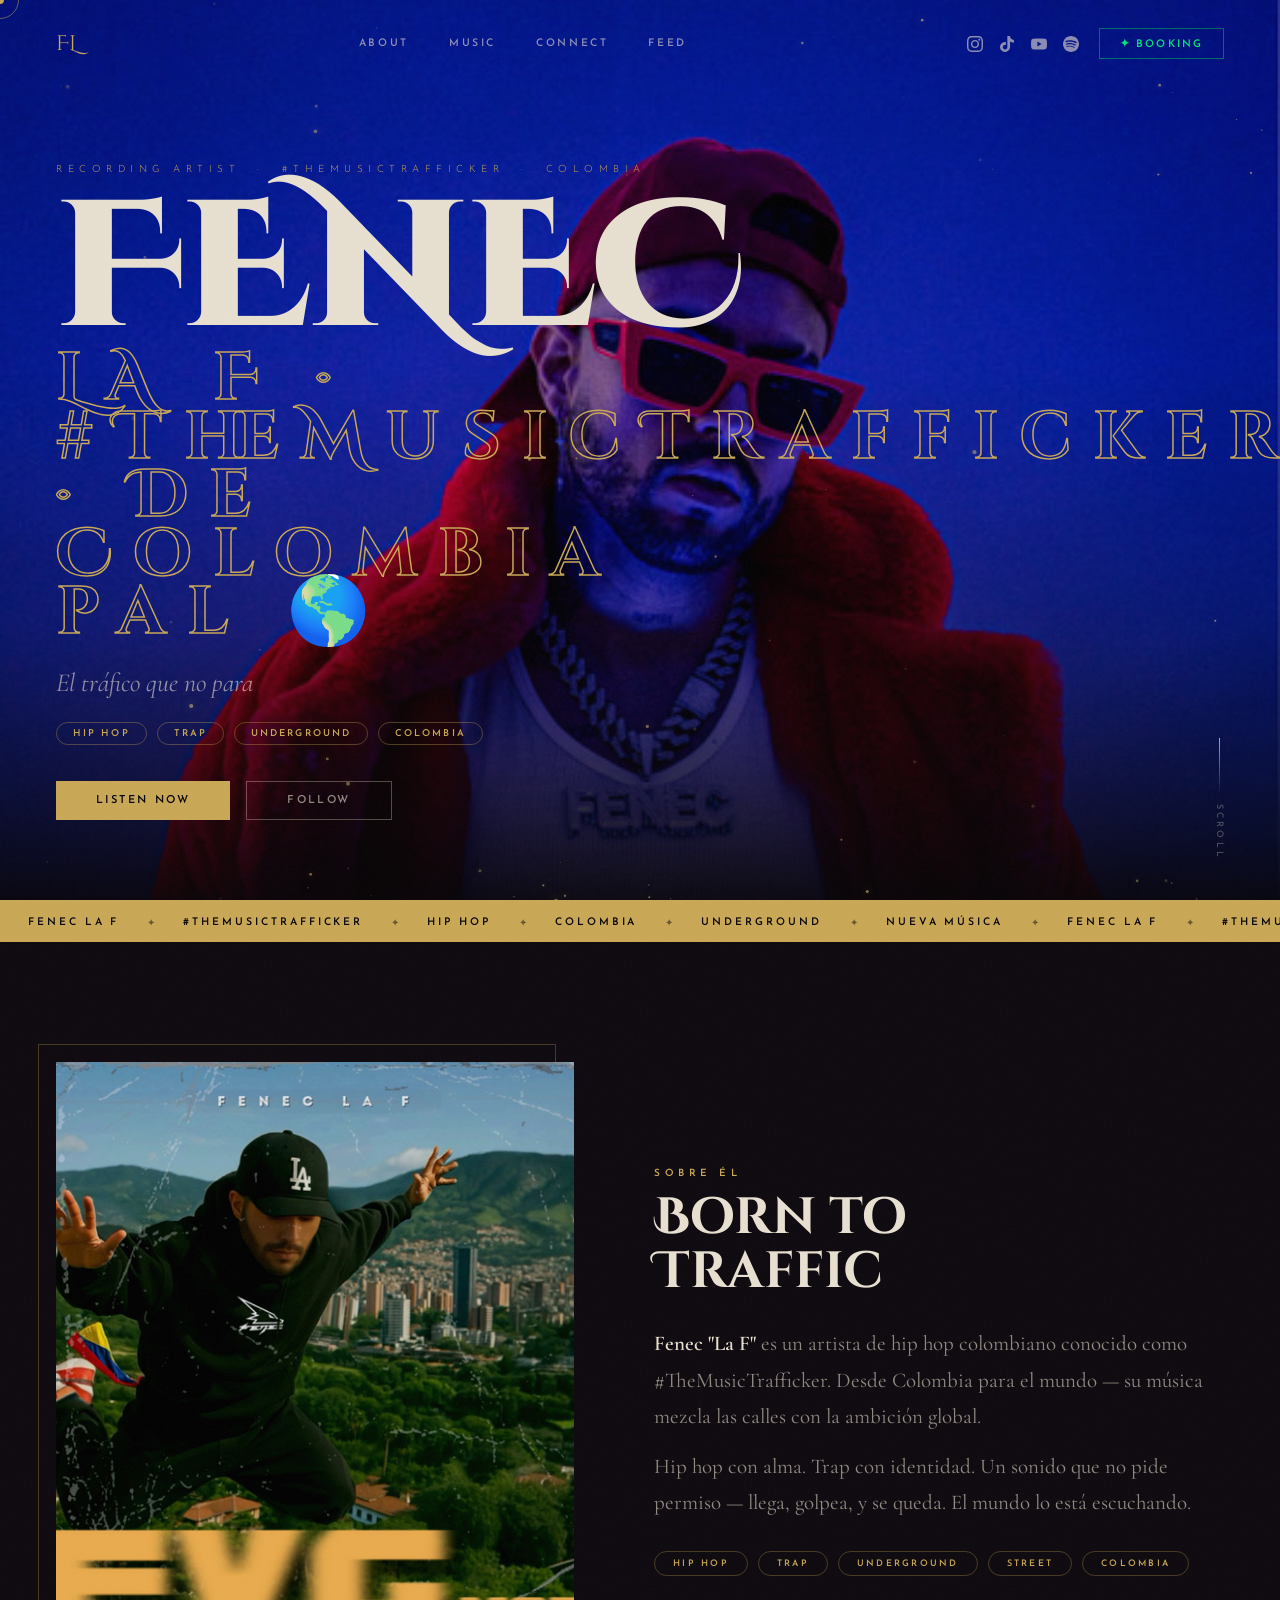
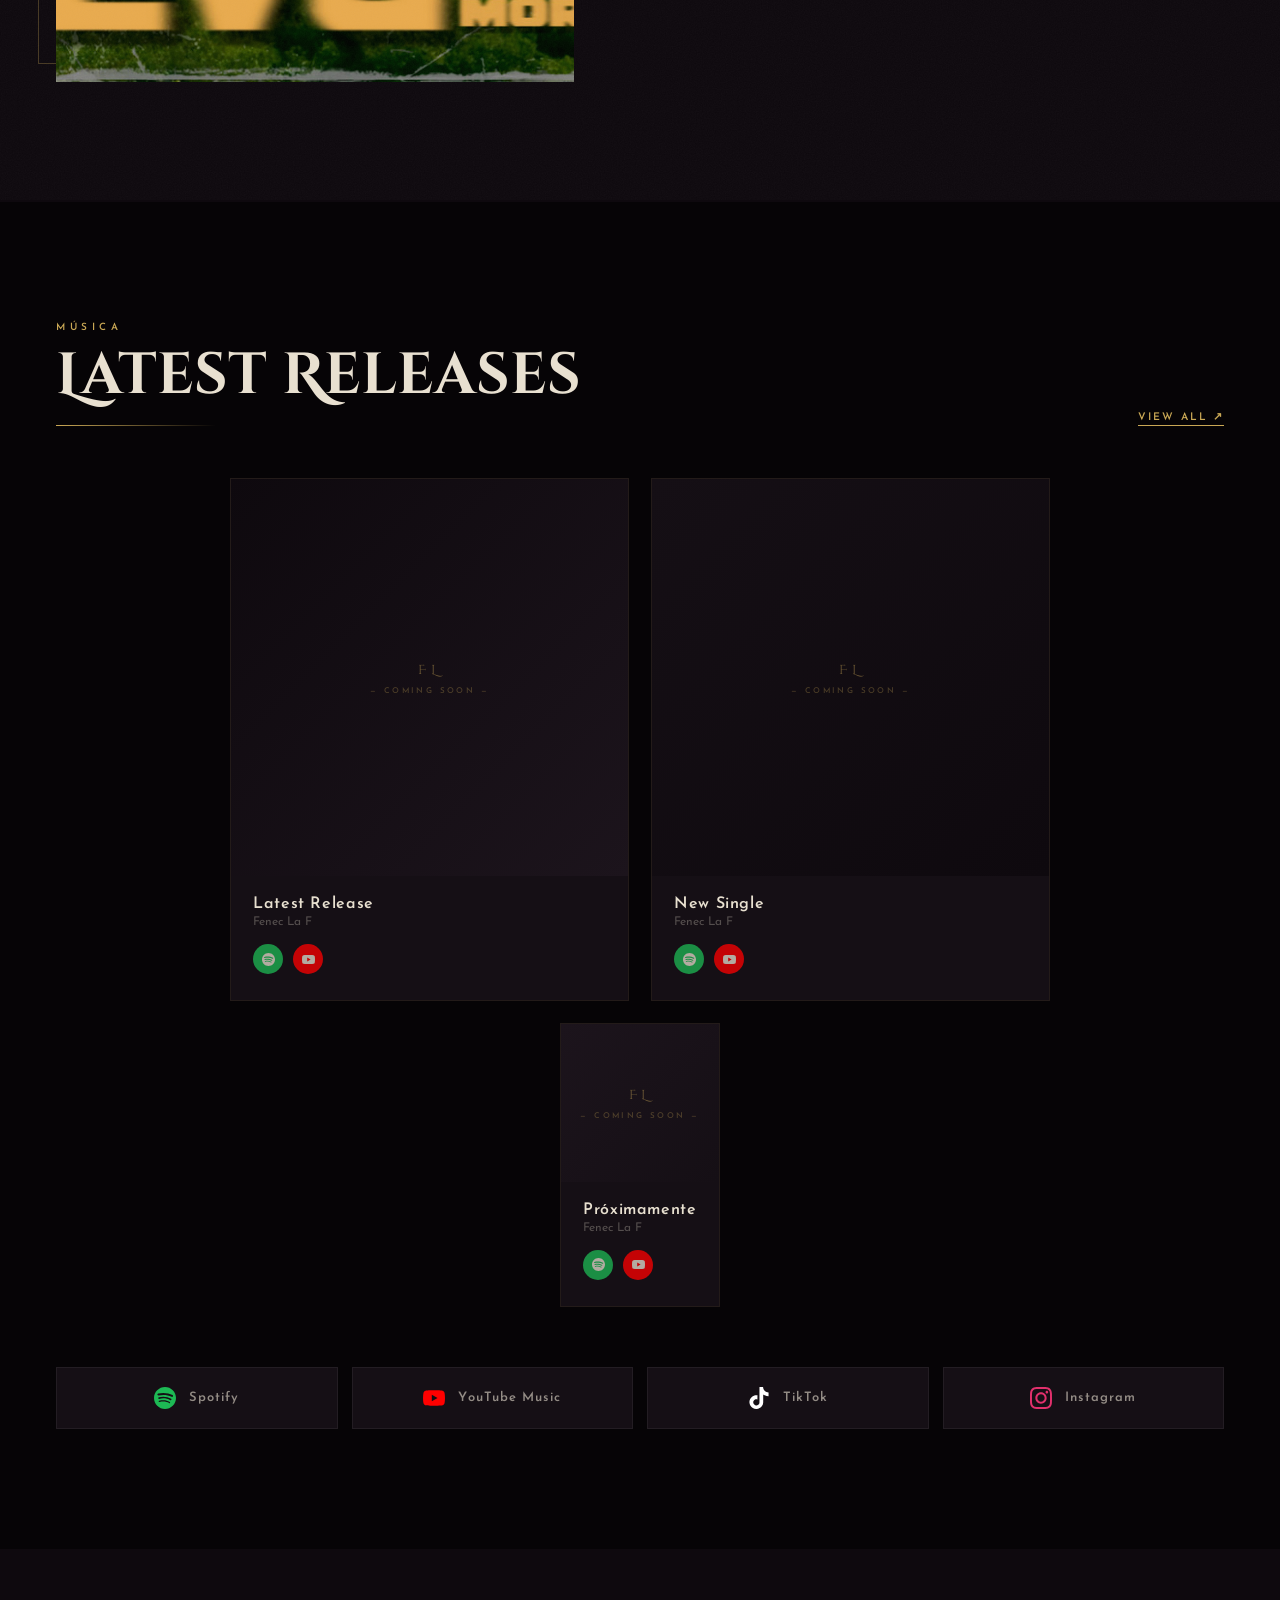
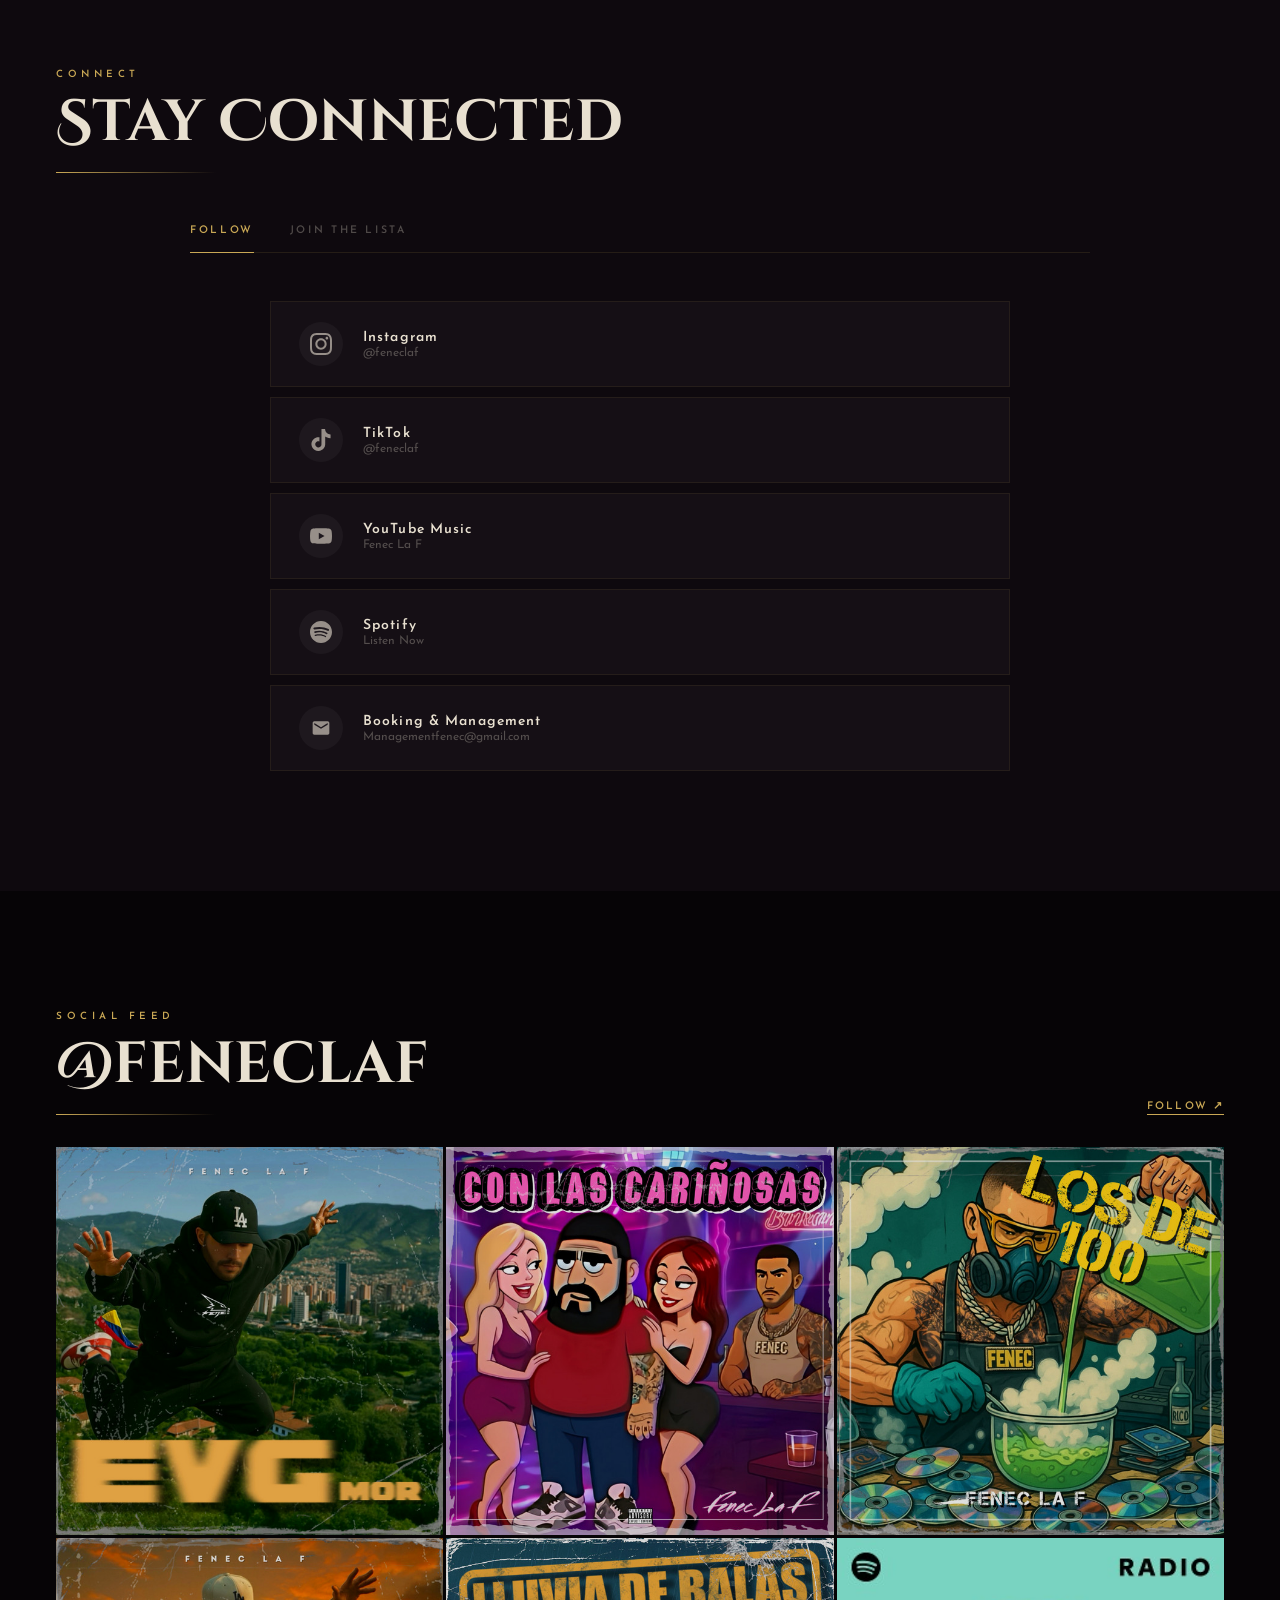
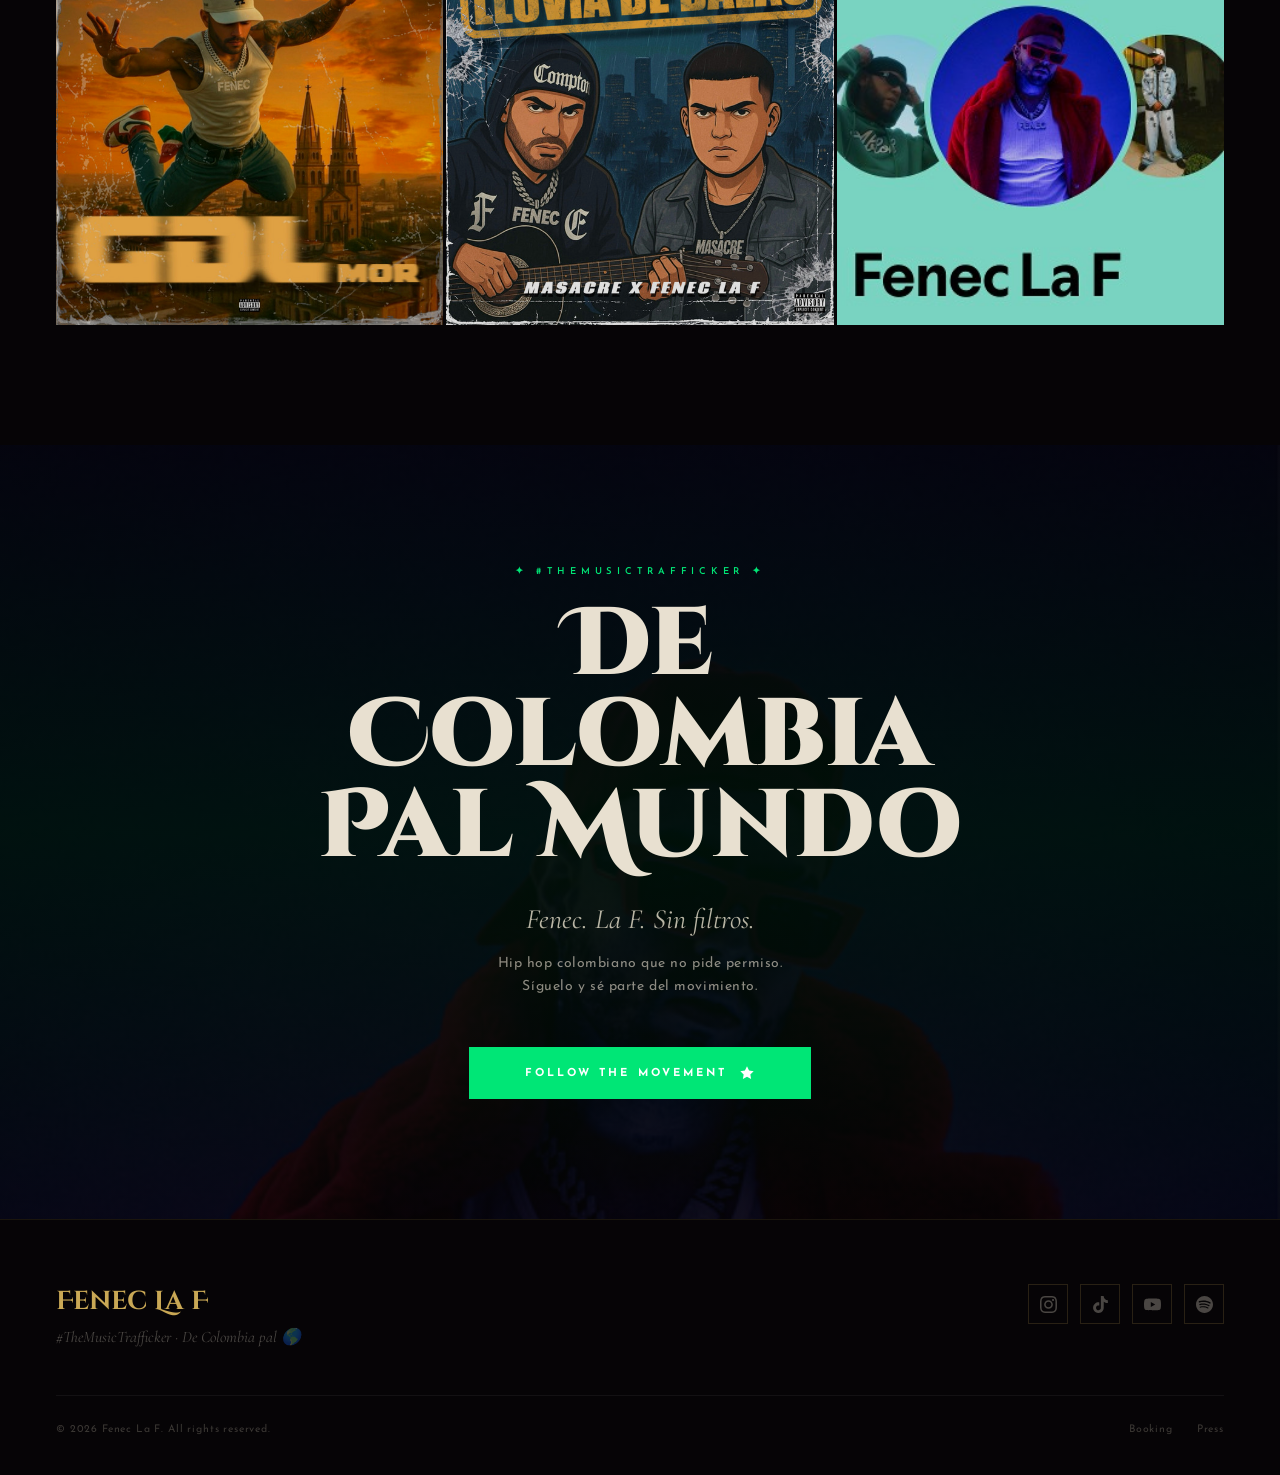
<file: fenec-site/index.html>
<!DOCTYPE html>
<html lang="es">
<head>
  <meta charset="UTF-8">
  <meta name="viewport" content="width=device-width, initial-scale=1.0">
  <title>Fenec La F — Official</title>
  <meta name="description" content="Official website of Fenec 'La F' — Recording Artist from Colombia · #TheMusicTrafficker">
  <meta property="og:title" content="Fenec La F">
  <meta property="og:description" content="Recording Artist · #TheMusicTrafficker · De Colombia pal 🌎">
  <meta property="og:image" content="images/fenec-hero.jpg">
  <meta name="theme-color" content="#060406">
  <!-- ══ PIXEL TRACKING — fill in your IDs ══════════════════════════
       1. Meta Pixel: replace YOUR_META_PIXEL_ID
       2. TikTok Pixel: replace YOUR_TIKTOK_PIXEL_ID
  -->
  <!-- Meta Pixel -->
  <!-- <script>
    !function(f,b,e,v,n,t,s){if(f.fbq)return;n=f.fbq=function(){n.callMethod?
    n.callMethod.apply(n,arguments):n.queue.push(arguments)};if(!f._fbq)f._fbq=n;
    n.push=n;n.loaded=!0;n.version='2.0';n.queue=[];t=b.createElement(e);t.async=!0;
    t.src=v;s=b.getElementsByTagName(e)[0];s.parentNode.insertBefore(t,s)}(window,
    document,'script','https://connect.facebook.net/en_US/fbevents.js');
    fbq('init','YOUR_META_PIXEL_ID');fbq('track','PageView');
  </script>
  <noscript><img height="1" width="1" style="display:none"
    src="https://www.facebook.com/tr?id=YOUR_META_PIXEL_ID&ev=PageView&noscript=1"/></noscript> -->
  <!-- TikTok Pixel -->
  <!-- <script>
    !function(w,d,t){w.TiktokAnalyticsObject=t;var ttq=w[t]=w[t]||[];
    ttq.methods=["page","track","identify","instances","debug","on","off","once","ready",
    "alias","group","enableCookie","disableCookie","holdConsent","revokeConsent","grantConsent"];
    ttq.setAndDefer=function(t,e){t[e]=function(){t.push([e].concat(Array.prototype.slice.call(arguments,0)))}};
    for(var i=0;i<ttq.methods.length;i++)ttq.setAndDefer(ttq,ttq.methods[i]);
    ttq.instance=function(t){for(var e=ttq._i[t]||[],n=0;n<ttq.methods.length;n++)
    ttq.setAndDefer(e,ttq.methods[n]);return e};ttq.load=function(e,n){var r="https://analytics.tiktok.com/i18n/pixel/events.js",
    a=n&&n.partner;ttq._i=ttq._i||{};ttq._i[e]=[];ttq._i[e]._u=r;ttq._t=ttq._t||{};
    ttq._t[e]=+new Date;ttq._o=ttq._o||{};ttq._o[e]=n||{};
    n=document.createElement("script");n.type="text/javascript";n.async=!0;n.src=r+"?sdkid="+e+"&lib="+t;
    e=document.getElementsByTagName("script")[0];e.parentNode.insertBefore(n,e)};
    ttq.load('YOUR_TIKTOK_PIXEL_ID');ttq.page();}(window,document,'ttq');
  </script> -->
  <!-- ══════════════════════════════════════════════════════════════ -->
  <link rel="preload" as="image" href="images/fenec-hero.jpg" fetchpriority="high">
  <link rel="preconnect" href="https://fonts.googleapis.com">
  <link rel="preconnect" href="https://fonts.gstatic.com" crossorigin>
  <link href="https://fonts.googleapis.com/css2?family=Cinzel+Decorative:wght@400;700;900&family=Cormorant+Garamond:ital,wght@0,300;0,400;0,600;1,300;1,400;1,600&family=Josefin+Sans:wght@300;400;600&display=swap" rel="stylesheet">
  <link rel="stylesheet" href="css/style.css">
</head>
<body>

  <div class="grain" aria-hidden="true"></div>
  <div id="cursor" aria-hidden="true"></div>
  <div id="cursor-outer" aria-hidden="true"></div>

  <!-- NAV — no top bar for Fenec -->
  <nav id="nav" style="top:0;">
    <a href="#" class="nav-logo">FL</a>
    <div class="nav-links">
      <a href="#about">About</a>
      <a href="#music">Music</a>
      <a href="#links">Connect</a>
      <a href="#feed">Feed</a>
    </div>
    <div class="nav-right">
      <div class="nav-socials">
        <a href="https://www.instagram.com/feneclaf/" class="nav-social-icon" target="_blank" rel="noopener" title="Instagram">
          <svg viewBox="0 0 24 24" fill="currentColor" width="16" height="16"><path d="M12 2.163c3.204 0 3.584.012 4.85.07 3.252.148 4.771 1.691 4.919 4.919.058 1.265.069 1.645.069 4.849 0 3.205-.012 3.584-.069 4.849-.149 3.225-1.664 4.771-4.919 4.919-1.266.058-1.644.07-4.85.07-3.204 0-3.584-.012-4.849-.07-3.26-.149-4.771-1.699-4.919-4.92-.058-1.265-.07-1.644-.07-4.849 0-3.204.013-3.583.07-4.849.149-3.227 1.664-4.771 4.919-4.919 1.266-.057 1.645-.069 4.849-.069zm0-2.163c-3.259 0-3.667.014-4.947.072-4.358.2-6.78 2.618-6.98 6.98-.059 1.281-.073 1.689-.073 4.948 0 3.259.014 3.668.072 4.948.2 4.358 2.618 6.78 6.98 6.98 1.281.058 1.689.072 4.948.072 3.259 0 3.668-.014 4.948-.072 4.354-.2 6.782-2.618 6.979-6.98.059-1.28.073-1.689.073-4.948 0-3.259-.014-3.667-.072-4.947-.196-4.354-2.617-6.78-6.979-6.98-1.281-.059-1.69-.073-4.949-.073zm0 5.838c-3.403 0-6.162 2.759-6.162 6.162s2.759 6.163 6.162 6.163 6.162-2.759 6.162-6.163c0-3.403-2.759-6.162-6.162-6.162zm0 10.162c-2.209 0-4-1.79-4-4 0-2.209 1.791-4 4-4s4 1.791 4 4c0 2.21-1.791 4-4 4zm6.406-11.845c-.796 0-1.441.645-1.441 1.44s.645 1.44 1.441 1.44c.795 0 1.439-.645 1.439-1.44s-.644-1.44-1.439-1.44z"/></svg>
        </a>
        <a href="https://www.tiktok.com/@feneclaf" class="nav-social-icon" target="_blank" rel="noopener" title="TikTok">
          <svg viewBox="0 0 24 24" fill="currentColor" width="16" height="16"><path d="M12.525.02c1.31-.02 2.61-.01 3.91-.02.08 1.53.63 3.09 1.75 4.17 1.12 1.11 2.7 1.62 4.24 1.79v4.03c-1.44-.05-2.89-.35-4.2-.97-.57-.26-1.1-.59-1.62-.93-.01 2.92.01 5.84-.02 8.75-.08 1.4-.54 2.79-1.35 3.94-1.31 1.92-3.58 3.17-5.91 3.21-1.43.08-2.86-.31-4.08-1.03-2.02-1.19-3.44-3.37-3.65-5.71-.02-.5-.03-1-.01-1.49.18-1.9 1.12-3.72 2.58-4.96 1.66-1.44 3.98-2.13 6.15-1.72.02 1.48-.04 2.96-.04 4.44-.99-.32-2.15-.23-3.02.37-.63.41-1.11 1.04-1.36 1.75-.21.51-.15 1.07-.14 1.61.24 1.64 1.82 3.02 3.5 2.87 1.12-.01 2.19-.66 2.77-1.61.19-.33.4-.67.41-1.06.1-1.79.06-3.57.07-5.36.01-4.03-.01-8.05.02-12.07z"/></svg>
        </a>
        <a href="https://music.youtube.com/channel/UCphgWFKMS3HZDRGmUUwRk9A" class="nav-social-icon" target="_blank" rel="noopener" title="YouTube Music">
          <svg viewBox="0 0 24 24" fill="currentColor" width="16" height="16"><path d="M23.495 6.205a3.007 3.007 0 00-2.088-2.088c-1.87-.501-9.396-.501-9.396-.501s-7.507-.01-9.396.501A3.007 3.007 0 00.527 6.205a31.247 31.247 0 00-.522 5.805 31.247 31.247 0 00.522 5.783 3.007 3.007 0 002.088 2.088c1.868.502 9.396.502 9.396.502s7.506 0 9.396-.502a3.007 3.007 0 002.088-2.088 31.247 31.247 0 00.5-5.783 31.247 31.247 0 00-.5-5.805zM9.609 15.601V8.408l6.264 3.602z"/></svg>
        </a>
        <a href="https://open.spotify.com/artist/7AUhL5r52TeFO0zLB1c1aC" class="nav-social-icon" target="_blank" rel="noopener" title="Spotify">
          <svg viewBox="0 0 24 24" fill="currentColor" width="16" height="16"><path d="M12 0C5.4 0 0 5.4 0 12s5.4 12 12 12 12-5.4 12-12S18.66 0 12 0zm5.521 17.34c-.24.359-.66.48-1.021.24-2.82-1.74-6.36-2.101-10.561-1.141-.418.122-.779-.179-.899-.539-.12-.421.18-.78.54-.9 4.56-1.021 8.52-.6 11.64 1.32.42.18.479.659.301 1.02zm1.44-3.3c-.301.42-.841.6-1.262.3-3.239-1.98-8.159-2.58-11.939-1.38-.479.12-1.02-.12-1.14-.6-.12-.48.12-1.021.6-1.141C9.6 9.9 15 10.561 18.72 12.84c.361.181.54.78.241 1.2zm.12-3.36C15.24 8.4 8.82 8.16 5.16 9.301c-.6.179-1.2-.181-1.38-.721-.18-.601.18-1.2.72-1.381 4.26-1.26 11.28-1.02 15.721 1.621.539.3.719 1.02.419 1.56-.299.421-1.02.599-1.559.3z"/></svg>
        </a>
      </div>
      <a href="mailto:Managementfenec@gmail.com" class="nav-cta">✦ Booking</a>
    </div>
    <button class="nav-mobile-toggle" id="mobileToggle" aria-label="Menu">
      <span></span><span></span><span></span>
    </button>
  </nav>

  <!-- HERO -->
  <section id="hero">
    <div class="hero-bg">
      <img src="images/fenec-hero.jpg" alt="Fenec La F" loading="eager" style="background:#060406;">
    </div>
    <div class="hero-overlay"></div>
    <canvas id="particles"></canvas>
    <div class="hero-content">
      <p class="hero-eyebrow">Recording Artist &nbsp;·&nbsp; #TheMusicTrafficker &nbsp;·&nbsp; Colombia</p>
      <h1 class="hero-name">
        <span class="name-mia">FENEC</span>
        <span class="name-bandida">LA F · #TheMusicTrafficker · De Colombia pal 🌎</span>
      </h1>
      <p class="hero-tagline">El tráfico que no para</p>
      <div class="hero-genres">
        <span>Hip Hop</span>
        <span>Trap</span>
        <span>Underground</span>
        <span>Colombia</span>
      </div>
      <div class="hero-ctas">
        <a href="#music" class="btn-primary">Listen Now</a>
        <a href="#links" class="btn-ghost">Follow</a>
      </div>
    </div>
    <div class="scroll-indicator">
      <div class="scroll-line"></div>
      <span>Scroll</span>
    </div>
  </section>

  <!-- TICKER -->
  <div class="ticker" aria-hidden="true">
    <div class="ticker-track">
      <span class="ticker-item">FENEC LA F</span><span class="ticker-dot">✦</span>
      <span class="ticker-item">#THEMUSICTRAFFICKER</span><span class="ticker-dot">✦</span>
      <span class="ticker-item">HIP HOP</span><span class="ticker-dot">✦</span>
      <span class="ticker-item">COLOMBIA</span><span class="ticker-dot">✦</span>
      <span class="ticker-item">UNDERGROUND</span><span class="ticker-dot">✦</span>
      <span class="ticker-item">NUEVA MÚSICA</span><span class="ticker-dot">✦</span>
      <span class="ticker-item">FENEC LA F</span><span class="ticker-dot">✦</span>
      <span class="ticker-item">#THEMUSICTRAFFICKER</span><span class="ticker-dot">✦</span>
      <span class="ticker-item">HIP HOP</span><span class="ticker-dot">✦</span>
      <span class="ticker-item">COLOMBIA</span><span class="ticker-dot">✦</span>
      <span class="ticker-item">UNDERGROUND</span><span class="ticker-dot">✦</span>
      <span class="ticker-item">NUEVA MÚSICA</span><span class="ticker-dot">✦</span>
    </div>
  </div>

  <!-- ABOUT -->
  <section id="about">
    <div class="about-image-wrap reveal from-left">
      <div class="about-image-accent"></div>
      <img src="images/fenec-1.jpg" alt="Fenec La F Portrait" style="background:#0E090E;">
    </div>
    <div class="about-text reveal">
      <p class="section-label">Sobre Él</p>
      <h2 class="about-title">Born to<br>Traffic</h2>
      <p class="about-bio">
        <strong>Fenec "La F"</strong> es un artista de hip hop colombiano conocido como #TheMusicTrafficker. Desde Colombia para el mundo — su música mezcla las calles con la ambición global.
      </p>
      <p class="about-bio">
        Hip hop con alma. Trap con identidad. Un sonido que no pide permiso — llega, golpea, y se queda. El mundo lo está escuchando.
      </p>
      <div class="genre-tags">
        <span class="genre-tag">Hip Hop</span>
        <span class="genre-tag">Trap</span>
        <span class="genre-tag">Underground</span>
        <span class="genre-tag">Street</span>
        <span class="genre-tag">Colombia</span>
      </div>
    </div>
  </section>

  <!-- MUSIC -->
  <section id="music">
    <div class="music-header">
      <div>
        <p class="section-label">Música</p>
        <h2 class="section-title">Latest Releases</h2>
      </div>
      <a href="https://open.spotify.com/artist/7AUhL5r52TeFO0zLB1c1aC" class="view-all" target="_blank" rel="noopener">View All ↗</a>
    </div>

    <div class="music-grid">

      <!-- Track 1 -->
      <a class="song-card reveal" href="https://open.spotify.com/artist/7AUhL5r52TeFO0zLB1c1aC" target="_blank" rel="noopener" style="text-decoration:none;color:inherit;">
        <div class="song-art">
          <div class="song-art-inner" style="background:linear-gradient(135deg,#0E090E 0%,#1C141C 100%);">
            <span class="song-art-ms">FL</span>
            <span class="song-art-soon">— Coming Soon —</span>
          </div>
          <div class="song-art-overlay">
            <div class="play-btn">
              <svg viewBox="0 0 24 24" fill="white" width="22" height="22"><path d="M8 5v14l11-7z"/></svg>
            </div>
          </div>
        </div>
        <div class="song-info">
          <p class="song-title">Latest Release</p>
          <p class="song-artist">Fenec La F</p>
          <div class="song-platforms">
            <span class="platform-icon platform-spotify" title="Spotify">
              <svg viewBox="0 0 24 24" fill="currentColor" width="13" height="13"><path d="M12 0C5.4 0 0 5.4 0 12s5.4 12 12 12 12-5.4 12-12S18.66 0 12 0zm5.521 17.34c-.24.359-.66.48-1.021.24-2.82-1.74-6.36-2.101-10.561-1.141-.418.122-.779-.179-.899-.539-.12-.421.18-.78.54-.9 4.56-1.021 8.52-.6 11.64 1.32.42.18.479.659.301 1.02zm1.44-3.3c-.301.42-.841.6-1.262.3-3.239-1.98-8.159-2.58-11.939-1.38-.479.12-1.02-.12-1.14-.6-.12-.48.12-1.021.6-1.141C9.6 9.9 15 10.561 18.72 12.84c.361.181.54.78.241 1.2zm.12-3.36C15.24 8.4 8.82 8.16 5.16 9.301c-.6.179-1.2-.181-1.38-.721-.18-.601.18-1.2.72-1.381 4.26-1.26 11.28-1.02 15.721 1.621.539.3.719 1.02.419 1.56-.299.421-1.02.599-1.559.3z"/></svg>
            </span>
            <span class="platform-icon platform-youtube" title="YouTube Music">
              <svg viewBox="0 0 24 24" fill="currentColor" width="13" height="13"><path d="M23.495 6.205a3.007 3.007 0 00-2.088-2.088c-1.87-.501-9.396-.501-9.396-.501s-7.507-.01-9.396.501A3.007 3.007 0 00.527 6.205a31.247 31.247 0 00-.522 5.805 31.247 31.247 0 00.522 5.783 3.007 3.007 0 002.088 2.088c1.868.502 9.396.502 9.396.502s7.506 0 9.396-.502a3.007 3.007 0 002.088-2.088 31.247 31.247 0 00.5-5.783 31.247 31.247 0 00-.5-5.805zM9.609 15.601V8.408l6.264 3.602z"/></svg>
            </span>
          </div>
        </div>
      </a>

      <!-- Track 2 -->
      <a class="song-card reveal" href="https://open.spotify.com/artist/7AUhL5r52TeFO0zLB1c1aC" target="_blank" rel="noopener" style="text-decoration:none;color:inherit;">
        <div class="song-art">
          <div class="song-art-inner" style="background:linear-gradient(135deg,#150F15 0%,#0E090E 100%);">
            <span class="song-art-ms">FL</span>
            <span class="song-art-soon">— Coming Soon —</span>
          </div>
          <div class="song-art-overlay">
            <div class="play-btn">
              <svg viewBox="0 0 24 24" fill="white" width="22" height="22"><path d="M8 5v14l11-7z"/></svg>
            </div>
          </div>
        </div>
        <div class="song-info">
          <p class="song-title">New Single</p>
          <p class="song-artist">Fenec La F</p>
          <div class="song-platforms">
            <span class="platform-icon platform-spotify" title="Spotify">
              <svg viewBox="0 0 24 24" fill="currentColor" width="13" height="13"><path d="M12 0C5.4 0 0 5.4 0 12s5.4 12 12 12 12-5.4 12-12S18.66 0 12 0zm5.521 17.34c-.24.359-.66.48-1.021.24-2.82-1.74-6.36-2.101-10.561-1.141-.418.122-.779-.179-.899-.539-.12-.421.18-.78.54-.9 4.56-1.021 8.52-.6 11.64 1.32.42.18.479.659.301 1.02zm1.44-3.3c-.301.42-.841.6-1.262.3-3.239-1.98-8.159-2.58-11.939-1.38-.479.12-1.02-.12-1.14-.6-.12-.48.12-1.021.6-1.141C9.6 9.9 15 10.561 18.72 12.84c.361.181.54.78.241 1.2zm.12-3.36C15.24 8.4 8.82 8.16 5.16 9.301c-.6.179-1.2-.181-1.38-.721-.18-.601.18-1.2.72-1.381 4.26-1.26 11.28-1.02 15.721 1.621.539.3.719 1.02.419 1.56-.299.421-1.02.599-1.559.3z"/></svg>
            </span>
            <span class="platform-icon platform-youtube" title="YouTube Music">
              <svg viewBox="0 0 24 24" fill="currentColor" width="13" height="13"><path d="M23.495 6.205a3.007 3.007 0 00-2.088-2.088c-1.87-.501-9.396-.501-9.396-.501s-7.507-.01-9.396.501A3.007 3.007 0 00.527 6.205a31.247 31.247 0 00-.522 5.805 31.247 31.247 0 00.522 5.783 3.007 3.007 0 002.088 2.088c1.868.502 9.396.502 9.396.502s7.506 0 9.396-.502a3.007 3.007 0 002.088-2.088 31.247 31.247 0 00.5-5.783 31.247 31.247 0 00-.5-5.805zM9.609 15.601V8.408l6.264 3.602z"/></svg>
            </span>
          </div>
        </div>
      </a>

      <!-- Track 3 — full width -->
      <a class="song-card reveal" href="https://open.spotify.com/artist/7AUhL5r52TeFO0zLB1c1aC" target="_blank" rel="noopener" style="text-decoration:none;color:inherit;grid-column:1/-1;max-width:400px;margin:0 auto;">
        <div class="song-art">
          <div class="song-art-inner" style="background:linear-gradient(135deg,#1C141C 0%,#150F15 100%);">
            <span class="song-art-ms">FL</span>
            <span class="song-art-soon">— Coming Soon —</span>
          </div>
          <div class="song-art-overlay">
            <div class="play-btn">
              <svg viewBox="0 0 24 24" fill="white" width="22" height="22"><path d="M8 5v14l11-7z"/></svg>
            </div>
          </div>
        </div>
        <div class="song-info">
          <p class="song-title">Próximamente</p>
          <p class="song-artist">Fenec La F</p>
          <div class="song-platforms">
            <span class="platform-icon platform-spotify" title="Spotify">
              <svg viewBox="0 0 24 24" fill="currentColor" width="13" height="13"><path d="M12 0C5.4 0 0 5.4 0 12s5.4 12 12 12 12-5.4 12-12S18.66 0 12 0zm5.521 17.34c-.24.359-.66.48-1.021.24-2.82-1.74-6.36-2.101-10.561-1.141-.418.122-.779-.179-.899-.539-.12-.421.18-.78.54-.9 4.56-1.021 8.52-.6 11.64 1.32.42.18.479.659.301 1.02zm1.44-3.3c-.301.42-.841.6-1.262.3-3.239-1.98-8.159-2.58-11.939-1.38-.479.12-1.02-.12-1.14-.6-.12-.48.12-1.021.6-1.141C9.6 9.9 15 10.561 18.72 12.84c.361.181.54.78.241 1.2zm.12-3.36C15.24 8.4 8.82 8.16 5.16 9.301c-.6.179-1.2-.181-1.38-.721-.18-.601.18-1.2.72-1.381 4.26-1.26 11.28-1.02 15.721 1.621.539.3.719 1.02.419 1.56-.299.421-1.02.599-1.559.3z"/></svg>
            </span>
            <span class="platform-icon platform-youtube" title="YouTube Music">
              <svg viewBox="0 0 24 24" fill="currentColor" width="13" height="13"><path d="M23.495 6.205a3.007 3.007 0 00-2.088-2.088c-1.87-.501-9.396-.501-9.396-.501s-7.507-.01-9.396.501A3.007 3.007 0 00.527 6.205a31.247 31.247 0 00-.522 5.805 31.247 31.247 0 00.522 5.783 3.007 3.007 0 002.088 2.088c1.868.502 9.396.502 9.396.502s7.506 0 9.396-.502a3.007 3.007 0 002.088-2.088 31.247 31.247 0 00.5-5.783 31.247 31.247 0 00-.5-5.805zM9.609 15.601V8.408l6.264 3.602z"/></svg>
            </span>
          </div>
        </div>
      </a>

    </div>

    <!-- Streaming Platforms -->
    <div class="streaming-strip">
      <a href="https://open.spotify.com/artist/7AUhL5r52TeFO0zLB1c1aC" class="stream-btn reveal" target="_blank" rel="noopener">
        <svg viewBox="0 0 24 24" fill="#1DB954" width="22" height="22"><path d="M12 0C5.4 0 0 5.4 0 12s5.4 12 12 12 12-5.4 12-12S18.66 0 12 0zm5.521 17.34c-.24.359-.66.48-1.021.24-2.82-1.74-6.36-2.101-10.561-1.141-.418.122-.779-.179-.899-.539-.12-.421.18-.78.54-.9 4.56-1.021 8.52-.6 11.64 1.32.42.18.479.659.301 1.02zm1.44-3.3c-.301.42-.841.6-1.262.3-3.239-1.98-8.159-2.58-11.939-1.38-.479.12-1.02-.12-1.14-.6-.12-.48.12-1.021.6-1.141C9.6 9.9 15 10.561 18.72 12.84c.361.181.54.78.241 1.2zm.12-3.36C15.24 8.4 8.82 8.16 5.16 9.301c-.6.179-1.2-.181-1.38-.721-.18-.601.18-1.2.72-1.381 4.26-1.26 11.28-1.02 15.721 1.621.539.3.719 1.02.419 1.56-.299.421-1.02.599-1.559.3z"/></svg>
        <span class="stream-btn-name">Spotify</span>
      </a>
      <a href="https://music.youtube.com/channel/UCphgWFKMS3HZDRGmUUwRk9A" class="stream-btn reveal" target="_blank" rel="noopener">
        <svg viewBox="0 0 24 24" fill="#FF0000" width="22" height="22"><path d="M23.495 6.205a3.007 3.007 0 00-2.088-2.088c-1.87-.501-9.396-.501-9.396-.501s-7.507-.01-9.396.501A3.007 3.007 0 00.527 6.205a31.247 31.247 0 00-.522 5.805 31.247 31.247 0 00.522 5.783 3.007 3.007 0 002.088 2.088c1.868.502 9.396.502 9.396.502s7.506 0 9.396-.502a3.007 3.007 0 002.088-2.088 31.247 31.247 0 00.5-5.783 31.247 31.247 0 00-.5-5.805zM9.609 15.601V8.408l6.264 3.602z"/></svg>
        <span class="stream-btn-name">YouTube Music</span>
      </a>
      <a href="https://www.tiktok.com/@feneclaf" class="stream-btn reveal" target="_blank" rel="noopener">
        <svg viewBox="0 0 24 24" fill="white" width="22" height="22"><path d="M12.525.02c1.31-.02 2.61-.01 3.91-.02.08 1.53.63 3.09 1.75 4.17 1.12 1.11 2.7 1.62 4.24 1.79v4.03c-1.44-.05-2.89-.35-4.2-.97-.57-.26-1.1-.59-1.62-.93-.01 2.92.01 5.84-.02 8.75-.08 1.4-.54 2.79-1.35 3.94-1.31 1.92-3.58 3.17-5.91 3.21-1.43.08-2.86-.31-4.08-1.03-2.02-1.19-3.44-3.37-3.65-5.71-.02-.5-.03-1-.01-1.49.18-1.9 1.12-3.72 2.58-4.96 1.66-1.44 3.98-2.13 6.15-1.72.02 1.48-.04 2.96-.04 4.44-.99-.32-2.15-.23-3.02.37-.63.41-1.11 1.04-1.36 1.75-.21.51-.15 1.07-.14 1.61.24 1.64 1.82 3.02 3.5 2.87 1.12-.01 2.19-.66 2.77-1.61.19-.33.4-.67.41-1.06.1-1.79.06-3.57.07-5.36.01-4.03-.01-8.05.02-12.07z"/></svg>
        <span class="stream-btn-name">TikTok</span>
      </a>
      <a href="https://www.instagram.com/feneclaf/" class="stream-btn reveal" target="_blank" rel="noopener">
        <svg viewBox="0 0 24 24" fill="currentColor" width="22" height="22" style="color:#E1306C;"><path d="M12 2.163c3.204 0 3.584.012 4.85.07 3.252.148 4.771 1.691 4.919 4.919.058 1.265.069 1.645.069 4.849 0 3.205-.012 3.584-.069 4.849-.149 3.225-1.664 4.771-4.919 4.919-1.266.058-1.644.07-4.85.07-3.204 0-3.584-.012-4.849-.07-3.26-.149-4.771-1.699-4.919-4.92-.058-1.265-.07-1.644-.07-4.849 0-3.204.013-3.583.07-4.849.149-3.227 1.664-4.771 4.919-4.919 1.266-.057 1.645-.069 4.849-.069zm0-2.163c-3.259 0-3.667.014-4.947.072-4.358.2-6.78 2.618-6.98 6.98-.059 1.281-.073 1.689-.073 4.948 0 3.259.014 3.668.072 4.948.2 4.358 2.618 6.78 6.98 6.98 1.281.058 1.689.072 4.948.072 3.259 0 3.668-.014 4.948-.072 4.354-.2 6.782-2.618 6.979-6.98.059-1.28.073-1.689.073-4.948 0-3.259-.014-3.667-.072-4.947-.196-4.354-2.617-6.78-6.979-6.98-1.281-.059-1.69-.073-4.949-.073zm0 5.838c-3.403 0-6.162 2.759-6.162 6.162s2.759 6.163 6.162 6.163 6.162-2.759 6.162-6.163c0-3.403-2.759-6.162-6.162-6.162zm0 10.162c-2.209 0-4-1.79-4-4 0-2.209 1.791-4 4-4s4 1.791 4 4c0 2.21-1.791 4-4 4zm6.406-11.845c-.796 0-1.441.645-1.441 1.44s.645 1.44 1.441 1.44c.795 0 1.439-.645 1.439-1.44s-.644-1.44-1.439-1.44z"/></svg>
        <span class="stream-btn-name">Instagram</span>
      </a>
    </div>
  </section>

  <!-- SOCIAL LINKS -->
  <section id="links">
    <div class="links-header">
      <p class="section-label reveal">Connect</p>
      <h2 class="section-title reveal">Stay Connected</h2>
    </div>

    <!-- Tab navigation -->
    <div class="links-tabs" role="tablist">
      <button class="links-tab active" data-tab="follow" role="tab" aria-selected="true" aria-controls="links-panel-follow">Follow</button>
      <button class="links-tab" data-tab="capture" role="tab" aria-selected="false" aria-controls="links-panel-capture">Join the Lista</button>
    </div>

    <!-- Tab: Follow -->
    <div class="links-tab-panel active" id="links-panel-follow" role="tabpanel">
      <div class="links-grid">

        <a href="https://www.instagram.com/feneclaf/" class="link-card reveal" target="_blank" rel="noopener">
          <div class="link-icon">
            <svg viewBox="0 0 24 24" fill="currentColor" width="22" height="22"><path d="M12 2.163c3.204 0 3.584.012 4.85.07 3.252.148 4.771 1.691 4.919 4.919.058 1.265.069 1.645.069 4.849 0 3.205-.012 3.584-.069 4.849-.149 3.225-1.664 4.771-4.919 4.919-1.266.058-1.644.07-4.85.07-3.204 0-3.584-.012-4.849-.07-3.26-.149-4.771-1.699-4.919-4.92-.058-1.265-.07-1.644-.07-4.849 0-3.204.013-3.583.07-4.849.149-3.227 1.664-4.771 4.919-4.919 1.266-.057 1.645-.069 4.849-.069zm0-2.163c-3.259 0-3.667.014-4.947.072-4.358.2-6.78 2.618-6.98 6.98-.059 1.281-.073 1.689-.073 4.948 0 3.259.014 3.668.072 4.948.2 4.358 2.618 6.78 6.98 6.98 1.281.058 1.689.072 4.948.072 3.259 0 3.668-.014 4.948-.072 4.354-.2 6.782-2.618 6.979-6.98.059-1.28.073-1.689.073-4.948 0-3.259-.014-3.667-.072-4.947-.196-4.354-2.617-6.78-6.979-6.98-1.281-.059-1.69-.073-4.949-.073zm0 5.838c-3.403 0-6.162 2.759-6.162 6.162s2.759 6.163 6.162 6.163 6.162-2.759 6.162-6.163c0-3.403-2.759-6.162-6.162-6.162zm0 10.162c-2.209 0-4-1.79-4-4 0-2.209 1.791-4 4-4s4 1.791 4 4c0 2.21-1.791 4-4 4zm6.406-11.845c-.796 0-1.441.645-1.441 1.44s.645 1.44 1.441 1.44c.795 0 1.439-.645 1.439-1.44s-.644-1.44-1.439-1.44z"/></svg>
          </div>
          <div class="link-text">
            <p class="link-name">Instagram</p>
            <p class="link-handle">@feneclaf</p>
          </div>
          <span class="link-arrow">→</span>
        </a>

        <a href="https://www.tiktok.com/@feneclaf" class="link-card reveal" target="_blank" rel="noopener">
          <div class="link-icon">
            <svg viewBox="0 0 24 24" fill="currentColor" width="22" height="22"><path d="M12.525.02c1.31-.02 2.61-.01 3.91-.02.08 1.53.63 3.09 1.75 4.17 1.12 1.11 2.7 1.62 4.24 1.79v4.03c-1.44-.05-2.89-.35-4.2-.97-.57-.26-1.1-.59-1.62-.93-.01 2.92.01 5.84-.02 8.75-.08 1.4-.54 2.79-1.35 3.94-1.31 1.92-3.58 3.17-5.91 3.21-1.43.08-2.86-.31-4.08-1.03-2.02-1.19-3.44-3.37-3.65-5.71-.02-.5-.03-1-.01-1.49.18-1.9 1.12-3.72 2.58-4.96 1.66-1.44 3.98-2.13 6.15-1.72.02 1.48-.04 2.96-.04 4.44-.99-.32-2.15-.23-3.02.37-.63.41-1.11 1.04-1.36 1.75-.21.51-.15 1.07-.14 1.61.24 1.64 1.82 3.02 3.5 2.87 1.12-.01 2.19-.66 2.77-1.61.19-.33.4-.67.41-1.06.1-1.79.06-3.57.07-5.36.01-4.03-.01-8.05.02-12.07z"/></svg>
          </div>
          <div class="link-text">
            <p class="link-name">TikTok</p>
            <p class="link-handle">@feneclaf</p>
          </div>
          <span class="link-arrow">→</span>
        </a>

        <a href="https://music.youtube.com/channel/UCphgWFKMS3HZDRGmUUwRk9A" class="link-card reveal" target="_blank" rel="noopener">
          <div class="link-icon">
            <svg viewBox="0 0 24 24" fill="currentColor" width="22" height="22"><path d="M23.495 6.205a3.007 3.007 0 00-2.088-2.088c-1.87-.501-9.396-.501-9.396-.501s-7.507-.01-9.396.501A3.007 3.007 0 00.527 6.205a31.247 31.247 0 00-.522 5.805 31.247 31.247 0 00.522 5.783 3.007 3.007 0 002.088 2.088c1.868.502 9.396.502 9.396.502s7.506 0 9.396-.502a3.007 3.007 0 002.088-2.088 31.247 31.247 0 00.5-5.783 31.247 31.247 0 00-.5-5.805zM9.609 15.601V8.408l6.264 3.602z"/></svg>
          </div>
          <div class="link-text">
            <p class="link-name">YouTube Music</p>
            <p class="link-handle">Fenec La F</p>
          </div>
          <span class="link-arrow">→</span>
        </a>

        <a href="https://open.spotify.com/artist/7AUhL5r52TeFO0zLB1c1aC" class="link-card reveal" target="_blank" rel="noopener">
          <div class="link-icon">
            <svg viewBox="0 0 24 24" fill="currentColor" width="22" height="22"><path d="M12 0C5.4 0 0 5.4 0 12s5.4 12 12 12 12-5.4 12-12S18.66 0 12 0zm5.521 17.34c-.24.359-.66.48-1.021.24-2.82-1.74-6.36-2.101-10.561-1.141-.418.122-.779-.179-.899-.539-.12-.421.18-.78.54-.9 4.56-1.021 8.52-.6 11.64 1.32.42.18.479.659.301 1.02zm1.44-3.3c-.301.42-.841.6-1.262.3-3.239-1.98-8.159-2.58-11.939-1.38-.479.12-1.02-.12-1.14-.6-.12-.48.12-1.021.6-1.141C9.6 9.9 15 10.561 18.72 12.84c.361.181.54.78.241 1.2zm.12-3.36C15.24 8.4 8.82 8.16 5.16 9.301c-.6.179-1.2-.181-1.38-.721-.18-.601.18-1.2.72-1.381 4.26-1.26 11.28-1.02 15.721 1.621.539.3.719 1.02.419 1.56-.299.421-1.02.599-1.559.3z"/></svg>
          </div>
          <div class="link-text">
            <p class="link-name">Spotify</p>
            <p class="link-handle">Listen Now</p>
          </div>
          <span class="link-arrow">→</span>
        </a>

        <a href="mailto:Managementfenec@gmail.com" class="link-card reveal">
          <div class="link-icon">
            <svg viewBox="0 0 24 24" fill="currentColor" width="20" height="20"><path d="M20 4H4c-1.1 0-2 .9-2 2v12c0 1.1.9 2 2 2h16c1.1 0 2-.9 2-2V6c0-1.1-.9-2-2-2zm0 4l-8 5-8-5V6l8 5 8-5v2z"/></svg>
          </div>
          <div class="link-text">
            <p class="link-name">Booking &amp; Management</p>
            <p class="link-handle">Managementfenec@gmail.com</p>
          </div>
          <span class="link-arrow">→</span>
        </a>

      </div>
    </div>

    <!-- Tab: Join the Lista -->
    <div class="links-tab-panel" id="links-panel-capture" role="tabpanel">
      <!-- ══ FORMSPREE SETUP ═══════════════════════════════════════════
           Sign up free at https://formspree.io/ and replace the three
           action URLs below with your own form endpoints.
             Email form  → YOUR_EMAIL_FORM_ID
             SMS form    → YOUR_SMS_FORM_ID
             WhatsApp    → YOUR_WA_FORM_ID
      ════════════════════════════════════════════════════════════════ -->
      <div class="capture-grid">

        <!-- EMAIL -->
        <div class="capture-card">
          <div class="capture-icon">
            <svg viewBox="0 0 24 24" fill="currentColor" width="20" height="20"><path d="M20 4H4c-1.1 0-2 .9-2 2v12c0 1.1.9 2 2 2h16c1.1 0 2-.9 2-2V6c0-1.1-.9-2-2-2zm0 4l-8 5-8-5V6l8 5 8-5v2z"/></svg>
          </div>
          <div class="capture-body">
            <p class="capture-label">Email</p>
            <h3 class="capture-title">Drops &amp; News</h3>
            <p class="capture-sub">Every release, show, and exclusive — in your inbox first.</p>
            <form class="capture-form" id="capture-email" action="https://formspree.io/f/YOUR_EMAIL_FORM_ID" method="POST">
              <input type="hidden" name="_subject" value="New fan — Email">
              <div class="capture-input-group">
                <label for="cap-email" class="visually-hidden">Email address</label>
                <input type="email" id="cap-email" name="email" placeholder="tu@email.com" required autocomplete="email">
                <button type="submit" class="capture-submit" aria-label="Subscribe">✦</button>
              </div>
              <p class="capture-consent">No spam. Unsubscribe anytime.</p>
            </form>
            <div class="capture-success" id="success-email" hidden>
              <div class="capture-success-icon">✦</div>
              <p>You're in. Welcome.</p>
            </div>
          </div>
        </div>

        <!-- SMS -->
        <div class="capture-card capture-card--sms">
          <div class="capture-icon">
            <svg viewBox="0 0 24 24" fill="currentColor" width="20" height="20"><path d="M20 2H4c-1.1 0-2 .9-2 2v18l4-4h14c1.1 0 2-.9 2-2V4c0-1.1-.9-2-2-2zm0 14H6l-2 2V4h16v12z"/></svg>
          </div>
          <div class="capture-body">
            <p class="capture-label">Text Alerts</p>
            <h3 class="capture-title">Show &amp; Drop Alerts</h3>
            <p class="capture-sub">First to know. Tickets, new music, and secret shows sent straight to your phone.</p>
            <form class="capture-form" id="capture-sms" action="https://formspree.io/f/YOUR_SMS_FORM_ID" method="POST">
              <input type="hidden" name="_subject" value="New fan — SMS">
              <div class="capture-input-group">
                <label for="cap-phone" class="visually-hidden">Phone number</label>
                <input type="tel" id="cap-phone" name="phone" placeholder="+57 300 000 0000" required autocomplete="tel">
                <button type="submit" class="capture-submit capture-submit--sms" aria-label="Sign up for texts">
                  <svg viewBox="0 0 24 24" fill="currentColor" width="15" height="15"><path d="M20 2H4c-1.1 0-2 .9-2 2v18l4-4h14c1.1 0 2-.9 2-2V4c0-1.1-.9-2-2-2zm0 14H6l-2 2V4h16v12z"/></svg>
                </button>
              </div>
              <p class="capture-consent">Standard rates may apply. Reply STOP to opt out anytime.</p>
            </form>
            <div class="capture-success" id="success-sms" hidden>
              <div class="capture-success-icon capture-success-icon--sms">✓</div>
              <p>Got it. Watch your phone.</p>
            </div>
          </div>
        </div>

        <!-- WHATSAPP -->
        <div class="capture-card capture-card--wa">
          <div class="capture-icon">
            <svg viewBox="0 0 24 24" fill="currentColor" width="20" height="20"><path d="M17.472 14.382c-.297-.149-1.758-.867-2.03-.967-.273-.099-.471-.148-.67.15-.197.297-.767.966-.94 1.164-.173.199-.347.223-.644.075-.297-.15-1.255-.463-2.39-1.475-.883-.788-1.48-1.761-1.653-2.059-.173-.297-.018-.458.13-.606.134-.133.298-.347.446-.52.149-.174.198-.298.298-.497.099-.198.05-.371-.025-.52-.075-.149-.669-1.612-.916-2.207-.242-.579-.487-.5-.669-.51-.173-.008-.371-.01-.57-.01-.198 0-.52.074-.792.372-.272.297-1.04 1.016-1.04 2.479 0 1.462 1.065 2.875 1.213 3.074.149.198 2.096 3.2 5.077 4.487.709.306 1.262.489 1.694.625.712.227 1.36.195 1.871.118.571-.085 1.758-.719 2.006-1.413.248-.694.248-1.289.173-1.413-.074-.124-.272-.198-.57-.347m-5.421 7.403h-.004a9.87 9.87 0 01-5.031-1.378l-.361-.214-3.741.982.998-3.648-.235-.374a9.86 9.86 0 01-1.51-5.26c.001-5.45 4.436-9.884 9.888-9.884 2.64 0 5.122 1.03 6.988 2.898a9.825 9.825 0 012.893 6.994c-.003 5.45-4.437 9.884-9.885 9.884m8.413-18.297A11.815 11.815 0 0012.05 0C5.495 0 .16 5.335.157 11.892c0 2.096.547 4.142 1.588 5.945L.057 24l6.305-1.654a11.882 11.882 0 005.683 1.448h.005c6.554 0 11.89-5.335 11.893-11.893a11.821 11.821 0 00-3.48-8.413z"/></svg>
          </div>
          <div class="capture-body">
            <p class="capture-label">WhatsApp</p>
            <h3 class="capture-title">Inner Circle</h3>
            <p class="capture-sub">Direct access. Voice notes, previews, and live updates from Fenec himself.</p>
            <form class="capture-form" id="capture-wa" action="https://formspree.io/f/YOUR_WA_FORM_ID" method="POST">
              <input type="hidden" name="_subject" value="New fan — WhatsApp">
              <div class="capture-input-group">
                <label for="cap-wa" class="visually-hidden">WhatsApp number</label>
                <input type="tel" id="cap-wa" name="whatsapp" placeholder="+57 300 000 0000" required autocomplete="tel">
                <button type="submit" class="capture-submit capture-submit--wa" aria-label="Join on WhatsApp">
                  <svg viewBox="0 0 24 24" fill="currentColor" width="15" height="15"><path d="M17.472 14.382c-.297-.149-1.758-.867-2.03-.967-.273-.099-.471-.148-.67.15-.197.297-.767.966-.94 1.164-.173.199-.347.223-.644.075-.297-.15-1.255-.463-2.39-1.475-.883-.788-1.48-1.761-1.653-2.059-.173-.297-.018-.458.13-.606.134-.133.298-.347.446-.52.149-.174.198-.298.298-.497.099-.198.05-.371-.025-.52-.075-.149-.669-1.612-.916-2.207-.242-.579-.487-.5-.669-.51-.173-.008-.371-.01-.57-.01-.198 0-.52.074-.792.372-.272.297-1.04 1.016-1.04 2.479 0 1.462 1.065 2.875 1.213 3.074.149.198 2.096 3.2 5.077 4.487.709.306 1.262.489 1.694.625.712.227 1.36.195 1.871.118.571-.085 1.758-.719 2.006-1.413.248-.694.248-1.289.173-1.413-.074-.124-.272-.198-.57-.347m-5.421 7.403h-.004a9.87 9.87 0 01-5.031-1.378l-.361-.214-3.741.982.998-3.648-.235-.374a9.86 9.86 0 01-1.51-5.26c.001-5.45 4.436-9.884 9.888-9.884 2.64 0 5.122 1.03 6.988 2.898a9.825 9.825 0 012.893 6.994c-.003 5.45-4.437 9.884-9.885 9.884m8.413-18.297A11.815 11.815 0 0012.05 0C5.495 0 .16 5.335.157 11.892c0 2.096.547 4.142 1.588 5.945L.057 24l6.305-1.654a11.882 11.882 0 005.683 1.448h.005c6.554 0 11.89-5.335 11.893-11.893a11.821 11.821 0 00-3.48-8.413z"/></svg>
                </button>
              </div>
              <p class="capture-consent">We'll add you to the VIP broadcast list.</p>
            </form>
            <div class="capture-success" id="success-wa" hidden>
              <div class="capture-success-icon capture-success-icon--wa">✓</div>
              <p>On the list. Stay close.</p>
            </div>
          </div>
        </div>

      </div>
    </div>

  </section>

  <!-- SOCIAL FEED -->
  <section id="feed">
    <div class="feed-header">
      <div>
        <p class="section-label reveal">Social Feed</p>
        <h2 class="section-title reveal">@feneclaf</h2>
      </div>
      <a href="https://www.instagram.com/feneclaf/" class="view-all reveal" target="_blank" rel="noopener">Follow ↗</a>
    </div>
    <!-- 6 placeholder image slots — drop fenec-1.jpg through fenec-6.jpg into images/ to fill -->
    <div class="feed-grid">
      <a class="feed-item" href="https://www.instagram.com/feneclaf/" target="_blank" rel="noopener" style="background:#0E090E;">
        <img src="images/fenec-1.jpg" alt="Fenec La F" loading="lazy" onerror="this.style.display='none'">
        <div class="feed-overlay"><span class="feed-stat">↗</span></div>
      </a>
      <a class="feed-item" href="https://www.instagram.com/feneclaf/" target="_blank" rel="noopener" style="background:#150F15;">
        <img src="images/fenec-2.jpg" alt="Fenec La F" loading="lazy" onerror="this.style.display='none'">
        <div class="feed-overlay"><span class="feed-stat">↗</span></div>
      </a>
      <a class="feed-item" href="https://www.instagram.com/feneclaf/" target="_blank" rel="noopener" style="background:#1C141C;">
        <img src="images/fenec-3.jpg" alt="Fenec La F" loading="lazy" onerror="this.style.display='none'">
        <div class="feed-overlay"><span class="feed-stat">↗</span></div>
      </a>
      <a class="feed-item" href="https://www.instagram.com/feneclaf/" target="_blank" rel="noopener" style="background:#0E090E;">
        <img src="images/fenec-4.jpg" alt="Fenec La F" loading="lazy" onerror="this.style.display='none'">
        <div class="feed-overlay"><span class="feed-stat">↗</span></div>
      </a>
      <a class="feed-item" href="https://www.instagram.com/feneclaf/" target="_blank" rel="noopener" style="background:#150F15;">
        <img src="images/fenec-5.jpg" alt="Fenec La F" loading="lazy" onerror="this.style.display='none'">
        <div class="feed-overlay"><span class="feed-stat">↗</span></div>
      </a>
      <a class="feed-item" href="https://www.instagram.com/feneclaf/" target="_blank" rel="noopener" style="background:#1C141C;">
        <img src="images/fenec-6.jpg" alt="Fenec La F" loading="lazy" onerror="this.style.display='none'">
        <div class="feed-overlay"><span class="feed-stat">↗</span></div>
      </a>
    </div>
  </section>

  <!-- MOVEMENT CTA (replaces "For the Real Fans" — no FanVue for Fenec) -->
  <section id="real-fans">
    <div class="fans-bg-img">
      <img src="images/fenec-hero.jpg" alt="" aria-hidden="true" loading="lazy" style="background:#060406;">
    </div>
    <div class="fans-overlay"></div>
    <div class="fans-content reveal">
      <p class="fans-label">✦ #TheMusicTrafficker ✦</p>
      <h2 class="fans-title">De Colombia<br>Pal Mundo</h2>
      <p class="fans-sub">Fenec. La F. Sin filtros.</p>
      <p class="fans-desc">Hip hop colombiano que no pide permiso.<br>Síguelo y sé parte del movimiento.</p>
      <a href="https://www.instagram.com/feneclaf/" class="fans-cta" target="_blank" rel="noopener">
        <span>Follow the Movement</span>
        <svg viewBox="0 0 24 24" fill="currentColor" width="16" height="16"><path d="M12 2l3.09 6.26L22 9.27l-5 4.87 1.18 6.88L12 17.77l-6.18 3.25L7 14.14 2 9.27l6.91-1.01L12 2z"/></svg>
      </a>
    </div>
  </section>

  <!-- FOOTER -->
  <footer>
    <div class="footer-top">
      <div class="footer-brand">
        <p class="footer-logo">Fenec La F</p>
        <p class="footer-tagline">#TheMusicTrafficker · De Colombia pal 🌎</p>
      </div>
      <div class="footer-social">
        <a href="https://www.instagram.com/feneclaf/" target="_blank" rel="noopener" title="Instagram">
          <svg viewBox="0 0 24 24" fill="currentColor" width="17" height="17"><path d="M12 2.163c3.204 0 3.584.012 4.85.07 3.252.148 4.771 1.691 4.919 4.919.058 1.265.069 1.645.069 4.849 0 3.205-.012 3.584-.069 4.849-.149 3.225-1.664 4.771-4.919 4.919-1.266.058-1.644.07-4.85.07-3.204 0-3.584-.012-4.849-.07-3.26-.149-4.771-1.699-4.919-4.92-.058-1.265-.07-1.644-.07-4.849 0-3.204.013-3.583.07-4.849.149-3.227 1.664-4.771 4.919-4.919 1.266-.057 1.645-.069 4.849-.069zm0-2.163c-3.259 0-3.667.014-4.947.072-4.358.2-6.78 2.618-6.98 6.98-.059 1.281-.073 1.689-.073 4.948 0 3.259.014 3.668.072 4.948.2 4.358 2.618 6.78 6.98 6.98 1.281.058 1.689.072 4.948.072 3.259 0 3.668-.014 4.948-.072 4.354-.2 6.782-2.618 6.979-6.98.059-1.28.073-1.689.073-4.948 0-3.259-.014-3.667-.072-4.947-.196-4.354-2.617-6.78-6.979-6.98-1.281-.059-1.69-.073-4.949-.073zm0 5.838c-3.403 0-6.162 2.759-6.162 6.162s2.759 6.163 6.162 6.163 6.162-2.759 6.162-6.163c0-3.403-2.759-6.162-6.162-6.162zm0 10.162c-2.209 0-4-1.79-4-4 0-2.209 1.791-4 4-4s4 1.791 4 4c0 2.21-1.791 4-4 4zm6.406-11.845c-.796 0-1.441.645-1.441 1.44s.645 1.44 1.441 1.44c.795 0 1.439-.645 1.439-1.44s-.644-1.44-1.439-1.44z"/></svg>
        </a>
        <a href="https://www.tiktok.com/@feneclaf" target="_blank" rel="noopener" title="TikTok">
          <svg viewBox="0 0 24 24" fill="currentColor" width="17" height="17"><path d="M12.525.02c1.31-.02 2.61-.01 3.91-.02.08 1.53.63 3.09 1.75 4.17 1.12 1.11 2.7 1.62 4.24 1.79v4.03c-1.44-.05-2.89-.35-4.2-.97-.57-.26-1.1-.59-1.62-.93-.01 2.92.01 5.84-.02 8.75-.08 1.4-.54 2.79-1.35 3.94-1.31 1.92-3.58 3.17-5.91 3.21-1.43.08-2.86-.31-4.08-1.03-2.02-1.19-3.44-3.37-3.65-5.71-.02-.5-.03-1-.01-1.49.18-1.9 1.12-3.72 2.58-4.96 1.66-1.44 3.98-2.13 6.15-1.72.02 1.48-.04 2.96-.04 4.44-.99-.32-2.15-.23-3.02.37-.63.41-1.11 1.04-1.36 1.75-.21.51-.15 1.07-.14 1.61.24 1.64 1.82 3.02 3.5 2.87 1.12-.01 2.19-.66 2.77-1.61.19-.33.4-.67.41-1.06.1-1.79.06-3.57.07-5.36.01-4.03-.01-8.05.02-12.07z"/></svg>
        </a>
        <a href="https://music.youtube.com/channel/UCphgWFKMS3HZDRGmUUwRk9A" target="_blank" rel="noopener" title="YouTube Music">
          <svg viewBox="0 0 24 24" fill="currentColor" width="17" height="17"><path d="M23.495 6.205a3.007 3.007 0 00-2.088-2.088c-1.87-.501-9.396-.501-9.396-.501s-7.507-.01-9.396.501A3.007 3.007 0 00.527 6.205a31.247 31.247 0 00-.522 5.805 31.247 31.247 0 00.522 5.783 3.007 3.007 0 002.088 2.088c1.868.502 9.396.502 9.396.502s7.506 0 9.396-.502a3.007 3.007 0 002.088-2.088 31.247 31.247 0 00.5-5.783 31.247 31.247 0 00-.5-5.805zM9.609 15.601V8.408l6.264 3.602z"/></svg>
        </a>
        <a href="https://open.spotify.com/artist/7AUhL5r52TeFO0zLB1c1aC" target="_blank" rel="noopener" title="Spotify">
          <svg viewBox="0 0 24 24" fill="currentColor" width="17" height="17"><path d="M12 0C5.4 0 0 5.4 0 12s5.4 12 12 12 12-5.4 12-12S18.66 0 12 0zm5.521 17.34c-.24.359-.66.48-1.021.24-2.82-1.74-6.36-2.101-10.561-1.141-.418.122-.779-.179-.899-.539-.12-.421.18-.78.54-.9 4.56-1.021 8.52-.6 11.64 1.32.42.18.479.659.301 1.02zm1.44-3.3c-.301.42-.841.6-1.262.3-3.239-1.98-8.159-2.58-11.939-1.38-.479.12-1.02-.12-1.14-.6-.12-.48.12-1.021.6-1.141C9.6 9.9 15 10.561 18.72 12.84c.361.181.54.78.241 1.2zm.12-3.36C15.24 8.4 8.82 8.16 5.16 9.301c-.6.179-1.2-.181-1.38-.721-.18-.601.18-1.2.72-1.381 4.26-1.26 11.28-1.02 15.721 1.621.539.3.719 1.02.419 1.56-.299.421-1.02.599-1.559.3z"/></svg>
        </a>
      </div>
    </div>
    <div class="footer-bottom">
      <p class="footer-copy">&copy; 2026 Fenec La F. All rights reserved.</p>
      <div class="footer-links">
        <a href="mailto:Managementfenec@gmail.com">Booking</a>
        <a href="mailto:Managementfenec@gmail.com">Press</a>
      </div>
    </div>
  </footer>

  <script src="js/main.js"></script>
</body>
</html>
</file>
<file: fenec-site/css/style.css>
/* ============================================================
   FENEC LA F — THE MUSIC TRAFFICKER
   Cinzel Decorative / Cormorant Garamond / Josefin Sans
   ============================================================ */

:root {
  --black:      #060406;
  --dark:       #0E090E;
  --dark-2:     #150F15;
  --dark-3:     #1C141C;
  --gold:       #C9A855;
  --gold-lt:    #E8D080;
  --gold-dim:   rgba(201,168,85,0.12);
  --gold-glow:  rgba(201,168,85,0.35);
  --green:      #00E676;
  --green-dim:  rgba(0,230,118,0.12);
  --green-glow: rgba(0,230,118,0.4);
  --pink:       #00E676;
  --pink-dim:   rgba(0,230,118,0.12);
  --pink-glow:  rgba(0,230,118,0.4);
  --offwhite:   #E8E0D0;
  --cream:      #E8E0D0;
  --cream-60:   rgba(232,224,208,0.6);
  --cream-30:   rgba(232,224,208,0.3);
}

/* ─── RESET ─────────────────────────────────────────────── */
*,*::before,*::after { box-sizing:border-box; margin:0; padding:0; }
html { scroll-behavior:smooth; }

body {
  background: var(--black);
  color: var(--cream);
  font-family: 'Josefin Sans', sans-serif;
  overflow-x: hidden;
  cursor: none;
}

img { display:block; max-width:100%; }
a { text-decoration:none; color:inherit; }

/* ─── GRAIN OVERLAY ─────────────────────────────────────── */
.grain {
  position: fixed;
  top: -100%; left: -100%;
  width: 300%; height: 300%;
  pointer-events: none;
  z-index: 9000;
  opacity: 0.04;
  background-image: url("data:image/svg+xml,%3Csvg xmlns='http://www.w3.org/2000/svg' width='200' height='200'%3E%3Cfilter id='n'%3E%3CfeTurbulence type='fractalNoise' baseFrequency='0.75' numOctaves='4' stitchTiles='stitch'/%3E%3CfeColorMatrix type='saturate' values='0'/%3E%3C/filter%3E%3Crect width='200' height='200' filter='url(%23n)'/%3E%3C/svg%3E");
  background-size: 180px 180px;
  animation: grain 0.45s steps(1) infinite;
}
@keyframes grain {
  0%   { transform: translate(0,0); }
  20%  { transform: translate(-2%,-2%); }
  40%  { transform: translate(-4%,2%); }
  60%  { transform: translate(2%,-4%); }
  80%  { transform: translate(-2%,4%); }
  100% { transform: translate(4%,-2%); }
}

/* ─── CUSTOM CURSOR ─────────────────────────────────────── */
#cursor {
  position: fixed;
  width: 8px; height: 8px;
  background: var(--gold);
  border-radius: 50%;
  pointer-events: none;
  z-index: 9999;
  margin-left: -4px; margin-top: -4px;
  transition: width 0.2s, height 0.2s, background 0.2s, margin 0.2s;
  will-change: transform;
}
#cursor-outer {
  position: fixed;
  width: 38px; height: 38px;
  border: 1.5px solid rgba(201,168,85,0.5);
  border-radius: 50%;
  pointer-events: none;
  z-index: 9998;
  margin-left: -19px; margin-top: -19px;
  transition: width 0.3s, height 0.3s, border-color 0.3s, margin 0.3s;
  will-change: transform;
}
#cursor.link-hover { width:14px; height:14px; margin:-7px 0 0 -7px; background:var(--pink); }
#cursor-outer.link-hover { width:56px; height:56px; margin:-28px 0 0 -28px; border-color:rgba(0,200,83,0.45); }
@media (hover:none) { #cursor,#cursor-outer { display:none; } * { cursor:auto !important; } }

/* ─── TOP BAR ────────────────────────────────────────────── */
.top-bar {
  position: fixed;
  top: 0; left: 0; right: 0;
  z-index: 600;
  background: var(--pink);
  height: 38px;
  display: flex;
  align-items: center;
  justify-content: center;
  overflow: hidden;
}
.top-bar-link {
  display: flex;
  align-items: center;
  gap: 12px;
  font-family: 'Josefin Sans', sans-serif;
  font-size: 10px;
  font-weight: 600;
  letter-spacing: 0.22em;
  text-transform: uppercase;
  color: white;
  cursor: none;
  transition: opacity 0.2s;
}
.top-bar-link:hover { opacity: 0.85; }
.top-bar-star { opacity: 0.7; font-size: 8px; }
.top-bar-cta {
  background: rgba(255,255,255,0.2);
  padding: 3px 10px;
  border-radius: 2px;
  letter-spacing: 0.18em;
}

/* ─── NAV ────────────────────────────────────────────────── */
#nav {
  position: fixed;
  top: 0; left: 0; right: 0;
  z-index: 500;
  display: flex;
  align-items: center;
  justify-content: space-between;
  padding: 28px 56px;
  transition: padding 0.4s ease, background 0.4s ease, backdrop-filter 0.4s ease;
}
#nav.scrolled {
  top: 0;
  padding: 16px 56px;
  background: rgba(6,4,6,0.88);
  backdrop-filter: blur(20px);
  -webkit-backdrop-filter: blur(20px);
  border-bottom: 1px solid rgba(201,168,85,0.1);
}
.nav-logo {
  font-family: 'Cinzel Decorative', serif;
  font-size: 21px;
  color: var(--gold);
  letter-spacing: 0.06em;
  cursor: none;
}
.nav-links {
  display: flex;
  align-items: center;
  gap: 40px;
}
.nav-links a {
  font-size: 10.5px;
  font-weight: 600;
  letter-spacing: 0.25em;
  text-transform: uppercase;
  color: var(--cream-60);
  cursor: none;
  transition: color 0.3s;
}
.nav-links a:hover { color: var(--gold); }
.nav-right {
  display: flex;
  align-items: center;
  gap: 20px;
}
.nav-socials {
  display: flex;
  align-items: center;
  gap: 16px;
}
.nav-social-icon {
  color: var(--cream-60);
  transition: color 0.3s, transform 0.2s;
  cursor: none;
  display: flex;
  align-items: center;
}
.nav-social-icon:hover { color: var(--gold); transform: translateY(-2px); }
.nav-social-icon.fanvue-icon {
  color: var(--pink);
  animation: fv-pulse 2.4s ease-in-out infinite;
}
.nav-social-icon.fanvue-icon:hover {
  color: #fff;
  filter: drop-shadow(0 0 10px rgba(0,200,83,1)) drop-shadow(0 0 18px rgba(201,168,85,0.5));
  transform: translateY(-2px) scale(1.15);
  animation: none;
}
@keyframes fv-pulse {
  0%, 100% { filter: drop-shadow(0 0 3px rgba(0,200,83,0.5)); }
  50% { filter: drop-shadow(0 0 9px rgba(0,200,83,0.95)) drop-shadow(0 0 18px rgba(201,168,85,0.4)); }
}
.nav-links .nav-cta,
.nav-right .nav-cta {
  padding: 8px 20px;
  border: 1px solid rgba(0,200,83,0.5);
  color: var(--pink);
  transition: all 0.3s;
  font-size: 10.5px;
  font-weight: 600;
  letter-spacing: 0.2em;
  text-transform: uppercase;
  cursor: none;
  white-space: nowrap;
}
.nav-links .nav-cta:hover,
.nav-right .nav-cta:hover { background: var(--pink); color: white; border-color:var(--pink); }
.nav-mobile-toggle { display:none; }

/* ─── HERO ───────────────────────────────────────────────── */
#hero {
  position: relative;
  width: 100%;
  height: 100vh;
  min-height: 680px;
  overflow: hidden;
  display: flex;
  align-items: flex-end;
}
.hero-bg {
  position: absolute;
  inset: 0;
  z-index: 0;
}
.hero-bg img {
  width: 100%; height: 100%;
  object-fit: cover;
  object-position: center 12%;
  filter: brightness(0.92) saturate(1.1);
  transform-origin: center;
}
.hero-overlay {
  position: absolute;
  inset: 0;
  z-index: 1;
  background: linear-gradient(
    to top,
    rgba(6,4,6,0.95) 0%,
    rgba(6,4,6,0.4) 30%,
    rgba(6,4,6,0.05) 60%,
    rgba(6,4,6,0) 100%
  );
}
#particles {
  position: absolute;
  inset: 0;
  z-index: 2;
  pointer-events: none;
}
.hero-content {
  position: relative;
  z-index: 3;
  padding: 0 56px 80px;
  width: 100%;
  max-width: 900px;
}
.hero-eyebrow {
  font-size: 10px;
  font-weight: 300;
  letter-spacing: 0.55em;
  text-transform: uppercase;
  color: var(--gold);
  margin-bottom: 18px;
  opacity: 0;
  animation: fadeUp 0.9s ease 0.3s forwards;
}
.hero-name {
  font-family: 'Cinzel Decorative', serif;
  line-height: 0.88;
  margin-bottom: 24px;
}
.name-mia {
  display: block;
  font-size: clamp(72px, 14vw, 200px);
  font-weight: 900;
  color: var(--cream);
  opacity: 0;
  animation: fadeUp 0.9s ease 0.5s forwards;
}
.name-bandida {
  display: block;
  font-size: clamp(26px, 5.2vw, 74px);
  font-weight: 700;
  letter-spacing: 0.32em;
  color: transparent;
  -webkit-text-stroke: 1.5px var(--gold);
  opacity: 0;
  animation: fadeUp 0.9s ease 0.7s forwards;
}
.hero-tagline {
  font-family: 'Cormorant Garamond', serif;
  font-style: italic;
  font-size: clamp(17px,2.2vw,26px);
  color: var(--cream-60);
  margin-bottom: 24px;
  opacity: 0;
  animation: fadeUp 0.8s ease 0.9s forwards;
}
.hero-genres {
  display: flex;
  flex-wrap: wrap;
  gap: 10px;
  margin-bottom: 36px;
  opacity: 0;
  animation: fadeUp 0.8s ease 1.05s forwards;
}
.hero-genres span {
  font-size: 9.5px;
  font-weight: 600;
  letter-spacing: 0.22em;
  text-transform: uppercase;
  padding: 6px 16px;
  border: 1px solid rgba(201,168,85,0.35);
  color: var(--gold);
  border-radius: 50px;
}
.hero-ctas {
  display: flex;
  gap: 16px;
  opacity: 0;
  animation: fadeUp 0.8s ease 1.2s forwards;
}
.btn-primary {
  font-size: 11px;
  font-weight: 600;
  letter-spacing: 0.22em;
  text-transform: uppercase;
  padding: 14px 40px;
  background: var(--gold);
  color: var(--black);
  cursor: none;
  transition: background 0.3s, transform 0.2s, box-shadow 0.3s;
}
.btn-primary:hover {
  background: var(--gold-lt);
  transform: translateY(-2px);
  box-shadow: 0 12px 40px rgba(201,168,85,0.3);
}
.btn-ghost {
  font-size: 11px;
  font-weight: 600;
  letter-spacing: 0.22em;
  text-transform: uppercase;
  padding: 13px 40px;
  border: 1px solid rgba(245,237,216,0.3);
  color: var(--cream-60);
  cursor: none;
  transition: all 0.3s;
}
.btn-ghost:hover { border-color:var(--cream); color:var(--cream); }

.scroll-indicator {
  position: absolute;
  bottom: 40px;
  right: 56px;
  z-index: 3;
  display: flex;
  flex-direction: column;
  align-items: center;
  gap: 10px;
  opacity: 0;
  animation: fadeIn 0.8s ease 1.6s forwards;
}
.scroll-line {
  width: 1px;
  height: 56px;
  background: linear-gradient(to bottom, var(--gold), transparent);
  animation: scrollPulse 2.2s ease-in-out infinite;
}
.scroll-indicator span {
  font-size: 9px;
  font-weight: 600;
  letter-spacing: 0.35em;
  text-transform: uppercase;
  color: var(--cream-30);
  writing-mode: vertical-rl;
}
@keyframes scrollPulse {
  0%,100% { opacity:0.3; }
  50%      { opacity:1; }
}
@keyframes fadeUp {
  from { opacity:0; transform:translateY(28px); }
  to   { opacity:1; transform:translateY(0); }
}
@keyframes fadeIn {
  from { opacity:0; }
  to   { opacity:1; }
}
@keyframes spin {
  from { transform:rotate(0deg); }
  to   { transform:rotate(360deg); }
}

/* ─── TICKER ─────────────────────────────────────────────── */
.ticker {
  background: var(--gold);
  padding: 13px 0;
  overflow: hidden;
  white-space: nowrap;
}
.ticker-track {
  display: inline-flex;
  align-items: center;
  animation: tickerMove 28s linear infinite;
}
.ticker-item {
  font-size: 10.5px;
  font-weight: 600;
  letter-spacing: 0.28em;
  text-transform: uppercase;
  color: var(--black);
  padding: 0 28px;
}
.ticker-dot {
  color: rgba(6,4,6,0.5);
  font-size: 10px;
}
@keyframes tickerMove {
  from { transform:translateX(0); }
  to   { transform:translateX(-50%); }
}

/* ─── SECTION COMMONS ────────────────────────────────────── */
.section-label {
  font-size: 10px;
  font-weight: 600;
  letter-spacing: 0.45em;
  text-transform: uppercase;
  color: var(--gold);
  margin-bottom: 12px;
}
.section-title {
  font-family: 'Cinzel Decorative', serif;
  font-size: clamp(28px,4.5vw,60px);
  font-weight: 700;
  color: var(--cream);
  line-height: 1.08;
  margin-bottom: 52px;
}
.view-all {
  font-size: 10.5px;
  font-weight: 600;
  letter-spacing: 0.2em;
  text-transform: uppercase;
  color: var(--gold);
  border-bottom: 1px solid var(--gold);
  padding-bottom: 2px;
  cursor: none;
  transition: color 0.3s, border-color 0.3s;
  white-space: nowrap;
}
.view-all:hover { color:var(--pink); border-color:var(--pink); }

/* ─── ABOUT ──────────────────────────────────────────────── */
#about {
  background: var(--dark);
  padding: 120px 56px;
  display: grid;
  grid-template-columns: 1fr 1.1fr;
  gap: 80px;
  align-items: center;
}
.about-image-wrap {
  position: relative;
}
.about-image-wrap img {
  width: 100%;
  height: 620px;
  object-fit: cover;
  object-position: center top;
  filter: brightness(0.92) contrast(1.05);
  display: block;
}
.about-image-accent {
  position: absolute;
  top: -18px; left: -18px;
  right: 18px; bottom: 18px;
  border: 1px solid rgba(201,168,85,0.3);
  pointer-events: none;
  z-index: 0;
}
.about-image-wrap img { position: relative; z-index: 1; }
.about-title {
  font-family: 'Cinzel Decorative', serif;
  font-size: clamp(32px,4vw,54px);
  font-weight: 700;
  color: var(--cream);
  line-height: 1.05;
  margin-bottom: 28px;
}
.about-bio {
  font-family: 'Cormorant Garamond', serif;
  font-size: 21px;
  line-height: 1.72;
  color: var(--cream-60);
  margin-bottom: 14px;
}
.about-bio strong { color: var(--cream); font-weight: 600; }
.genre-tags { display:flex; flex-wrap:wrap; gap:10px; margin-top:30px; }
.genre-tag {
  font-size: 9px;
  font-weight: 600;
  letter-spacing: 0.25em;
  text-transform: uppercase;
  padding: 7px 18px;
  border: 1px solid rgba(201,168,85,0.3);
  color: var(--gold);
  border-radius: 50px;
  transition: all 0.3s;
}
.genre-tag:hover { background:var(--gold-dim); border-color:var(--gold); }

/* ─── MUSIC ──────────────────────────────────────────────── */
#music {
  background: var(--black);
  padding: 120px 56px;
}
.music-header {
  display: flex;
  align-items: flex-end;
  justify-content: space-between;
  margin-bottom: 52px;
}
.music-header .section-title { margin-bottom: 0; }
.music-grid {
  display: grid;
  grid-template-columns: repeat(2,1fr);
  gap: 22px;
  max-width: 820px;
  margin: 0 auto 60px;
}
.song-card {
  background: var(--dark-2);
  border: 1px solid rgba(201,168,85,0.08);
  overflow: hidden;
  transition: border-color 0.35s, transform 0.35s, box-shadow 0.35s;
  cursor: none;
}
.song-card:hover {
  border-color: rgba(201,168,85,0.3);
  transform: translateY(-5px);
  box-shadow: 0 20px 60px rgba(0,0,0,0.5);
}
.song-art {
  position: relative;
  padding-bottom: 100%;
  overflow: hidden;
}
.song-art-inner {
  position: absolute;
  inset: 0;
  display: flex;
  flex-direction: column;
  align-items: center;
  justify-content: center;
  gap: 8px;
}
.song-art-ms {
  font-family: 'Cinzel Decorative', serif;
  font-size: 13px;
  letter-spacing: 0.35em;
  color: rgba(201,168,85,0.5);
}
.song-art-soon {
  font-size: 8px;
  font-weight: 600;
  letter-spacing: 0.3em;
  text-transform: uppercase;
  color: rgba(201,168,85,0.3);
}
.song-art-overlay {
  position: absolute;
  inset: 0;
  display: flex;
  align-items: center;
  justify-content: center;
  background: rgba(6,4,6,0);
  transition: background 0.3s;
}
.song-card:hover .song-art-overlay { background: rgba(6,4,6,0.55); }
.play-btn {
  width: 56px; height: 56px;
  border-radius: 50%;
  border: 2px solid rgba(255,255,255,0.9);
  display: flex;
  align-items: center;
  justify-content: center;
  opacity: 0;
  transform: scale(0.7);
  transition: opacity 0.3s, transform 0.3s;
}
.play-btn svg { margin-left: 3px; }
.song-card:hover .play-btn { opacity:1; transform:scale(1); }
.song-info { padding: 20px 22px 26px; }
.song-title {
  font-family: 'Josefin Sans', sans-serif;
  font-size: 16px;
  font-weight: 600;
  color: var(--cream);
  margin-bottom: 4px;
  letter-spacing: 0.04em;
}
.song-artist { font-size: 12px; color: var(--cream-30); margin-bottom: 16px; }
.song-platforms { display:flex; gap:10px; }
.platform-icon {
  width: 30px; height: 30px;
  border-radius: 50%;
  display: flex;
  align-items: center;
  justify-content: center;
  cursor: none;
  transition: transform 0.2s, opacity 0.2s;
  opacity: 0.75;
}
.platform-icon:hover { opacity:1; transform:scale(1.18); }
.platform-spotify { background:#1DB954; }
.platform-apple   { background:linear-gradient(135deg,#FC3C44,#FA233B); }
.platform-youtube { background:#FF0000; }

/* ─── STREAMING STRIP ────────────────────────────────────── */
.streaming-strip {
  display: grid;
  grid-template-columns: repeat(4,1fr);
  gap: 14px;
}
.stream-btn {
  display: flex;
  align-items: center;
  justify-content: center;
  gap: 13px;
  padding: 19px 20px;
  background: var(--dark-2);
  border: 1px solid rgba(255,255,255,0.06);
  cursor: none;
  transition: all 0.3s;
}
.stream-btn:hover {
  border-color: var(--gold);
  background: var(--gold-dim);
  transform: translateY(-2px);
}
.stream-btn-name {
  font-size: 13px;
  font-weight: 600;
  letter-spacing: 0.08em;
  color: var(--cream-60);
  transition: color 0.3s;
}
.stream-btn:hover .stream-btn-name { color: var(--cream); }

/* ─── SOCIAL LINKS / CONNECT ─────────────────────────────── */
#links {
  background: var(--dark);
  padding: 120px 56px;
}
.links-header { margin-bottom: 40px; }

/* Tab navigation */
.links-tabs {
  display: flex;
  gap: 0;
  border-bottom: 1px solid rgba(201,168,85,0.12);
  max-width: 900px;
  margin: 0 auto 48px;
}
.links-tab {
  background: none;
  border: none;
  cursor: none;
  font-family: 'Josefin Sans', sans-serif;
  font-size: 10.5px;
  font-weight: 600;
  letter-spacing: 0.25em;
  text-transform: uppercase;
  color: var(--cream-30);
  padding: 0 0 16px;
  margin-right: 36px;
  position: relative;
  transition: color 0.3s;
}
.links-tab::after {
  content: '';
  position: absolute;
  bottom: -1px; left: 0; right: 0;
  height: 1px;
  background: var(--gold);
  transform: scaleX(0);
  transition: transform 0.35s ease;
}
.links-tab.active { color: var(--gold); }
.links-tab.active::after { transform: scaleX(1); }
.links-tab:hover { color: var(--cream-60); }

/* Tab panels */
.links-tab-panel { display: none; }
.links-tab-panel.active { display: block; }

.links-grid {
  max-width: 740px;
  margin: 0 auto;
  display: flex;
  flex-direction: column;
  gap: 10px;
}

/* ─── CAPTURE FORMS (Join the Lista tab) ─────────────────── */
.capture-grid {
  max-width: 900px;
  margin: 0 auto;
  display: grid;
  grid-template-columns: 1fr 1fr 1fr;
  gap: 16px;
}
.capture-card {
  background: var(--dark-2);
  border: 1px solid rgba(201,168,85,0.09);
  padding: 32px 28px 36px;
  display: flex;
  flex-direction: column;
  gap: 0;
  transition: border-color 0.3s;
}
.capture-card:hover { border-color: rgba(201,168,85,0.22); }
.capture-card--sms  { border-color: rgba(0,200,83,0.1); }
.capture-card--sms:hover  { border-color: rgba(0,200,83,0.3); }
.capture-card--wa   { border-color: rgba(37,211,102,0.1); }
.capture-card--wa:hover   { border-color: rgba(37,211,102,0.3); }

.capture-icon {
  width: 44px; height: 44px;
  border-radius: 50%;
  background: rgba(255,255,255,0.04);
  display: flex;
  align-items: center;
  justify-content: center;
  color: var(--gold);
  margin-bottom: 22px;
  flex-shrink: 0;
}
.capture-card--sms .capture-icon { color: var(--pink); }
.capture-card--wa  .capture-icon { color: #25D366; }

.capture-body { flex: 1; display: flex; flex-direction: column; }
.capture-label {
  font-size: 9.5px;
  font-weight: 600;
  letter-spacing: 0.45em;
  text-transform: uppercase;
  color: var(--gold);
  margin-bottom: 8px;
}
.capture-card--sms .capture-label { color: var(--pink); }
.capture-card--wa  .capture-label { color: #25D366; }

.capture-title {
  font-family: 'Cinzel Decorative', serif;
  font-size: 17px;
  font-weight: 700;
  color: var(--cream);
  margin-bottom: 10px;
  line-height: 1.2;
}
.capture-sub {
  font-size: 13px;
  color: var(--cream-60);
  line-height: 1.65;
  margin-bottom: 24px;
  flex: 1;
}

/* Form */
.capture-form { display: flex; flex-direction: column; gap: 10px; }
.capture-input-group { display: flex; gap: 6px; }
.capture-input-group input {
  flex: 1;
  min-width: 0;
  background: rgba(255,255,255,0.04);
  border: 1px solid rgba(201,168,85,0.15);
  color: var(--cream);
  font-family: 'Josefin Sans', sans-serif;
  font-size: 12px;
  letter-spacing: 0.05em;
  padding: 12px 14px;
  outline: none;
  cursor: none;
  transition: border-color 0.3s;
}
.capture-input-group input::placeholder { color: var(--cream-30); }
.capture-input-group input:focus       { border-color: var(--gold); }
.capture-card--sms .capture-input-group input:focus { border-color: var(--pink); }
.capture-card--wa  .capture-input-group input:focus { border-color: #25D366; }

.capture-submit {
  flex-shrink: 0;
  width: 46px; height: 46px;
  background: var(--gold);
  border: none;
  color: var(--black);
  font-size: 15px;
  font-weight: 700;
  font-family: 'Josefin Sans', sans-serif;
  display: flex;
  align-items: center;
  justify-content: center;
  cursor: none;
  transition: background 0.3s, transform 0.2s;
}
.capture-submit:hover           { background: var(--gold-lt); transform: scale(1.06); }
.capture-submit:disabled        { opacity: 0.5; transform: none; cursor: not-allowed; }
.capture-submit--sms            { background: var(--pink); color: white; }
.capture-submit--sms:hover      { background: #f230a2; }
.capture-submit--wa             { background: #25D366; color: white; }
.capture-submit--wa:hover       { background: #1ebd5a; }

.capture-consent {
  font-size: 10px;
  color: var(--cream-30);
  letter-spacing: 0.04em;
  line-height: 1.5;
}

/* Success states */
.capture-success {
  text-align: center;
  padding: 20px 0 6px;
  animation: fadeIn 0.5s ease forwards;
}
.capture-success-icon {
  width: 40px; height: 40px;
  border-radius: 50%;
  background: var(--gold-dim);
  border: 1px solid rgba(201,168,85,0.3);
  display: flex;
  align-items: center;
  justify-content: center;
  color: var(--gold);
  font-size: 17px;
  font-weight: 700;
  margin: 0 auto 14px;
}
.capture-success-icon--sms {
  background: var(--pink-dim);
  border-color: rgba(0,200,83,0.3);
  color: var(--pink);
}
.capture-success-icon--wa {
  background: rgba(37,211,102,0.1);
  border-color: rgba(37,211,102,0.3);
  color: #25D366;
}
.capture-success p {
  font-size: 11px;
  font-weight: 600;
  letter-spacing: 0.22em;
  text-transform: uppercase;
  color: var(--gold);
}
.capture-card--sms .capture-success p { color: var(--pink); }
.capture-card--wa  .capture-success p { color: #25D366; }

/* Accessibility */
.visually-hidden {
  position: absolute;
  width: 1px; height: 1px;
  padding: 0; margin: -1px;
  overflow: hidden;
  clip: rect(0,0,0,0);
  white-space: nowrap;
  border: 0;
}
.link-card {
  display: flex;
  align-items: center;
  gap: 20px;
  padding: 20px 28px;
  background: var(--dark-2);
  border: 1px solid rgba(201,168,85,0.09);
  cursor: none;
  position: relative;
  overflow: hidden;
  transition: border-color 0.3s, transform 0.3s;
}
.link-card::before {
  content: '';
  position: absolute;
  inset: 0;
  background: var(--gold-dim);
  transform: translateX(-105%);
  transition: transform 0.45s ease;
}
.link-card:hover { border-color: rgba(201,168,85,0.4); transform: translateX(3px); }
.link-card:hover::before { transform: translateX(0); }
.link-icon {
  width: 44px; height: 44px;
  border-radius: 50%;
  background: rgba(255,255,255,0.04);
  display: flex;
  align-items: center;
  justify-content: center;
  color: var(--cream-60);
  flex-shrink: 0;
  position: relative;
  z-index: 1;
  transition: color 0.3s;
}
.link-card:hover .link-icon { color: var(--gold); }
.link-text { flex:1; position:relative; z-index:1; }
.link-name {
  font-size: 14px;
  font-weight: 600;
  letter-spacing: 0.08em;
  color: var(--cream);
}
.link-handle { font-size: 12px; color: var(--cream-30); margin-top: 2px; }
.link-arrow {
  font-size: 18px;
  color: var(--gold);
  position: relative;
  z-index: 1;
  opacity: 0;
  transform: translateX(-8px);
  transition: all 0.3s;
}
.link-card:hover .link-arrow { opacity:1; transform:translateX(0); }

/* ─── SOCIAL FEED ────────────────────────────────────────── */
#feed {
  background: var(--black);
  padding: 120px 56px;
}
.feed-header {
  display: flex;
  align-items: flex-end;
  justify-content: space-between;
  margin-bottom: 32px;
}
.feed-header .section-title { margin-bottom: 0; }
.feed-grid {
  display: grid;
  grid-template-columns: repeat(3,1fr);
  gap: 3px;
}
.feed-behold {
  width: 100%;
}
.feed-behold behold-widget {
  display: block;
  width: 100%;
  --behold-background: transparent;
  --behold-gap: 3px;
  --behold-columns: 3;
}
.feed-item {
  position: relative;
  padding-bottom: 100%;
  overflow: hidden;
  cursor: none;
  display: block;
}
.feed-item img {
  position: absolute;
  inset: 0;
  width: 100%; height: 100%;
  object-fit: cover;
  filter: brightness(0.88) saturate(1.1);
  transition: transform 0.6s ease, filter 0.35s;
}
.feed-item:hover img {
  transform: scale(1.07);
  filter: brightness(0.65) saturate(1.3);
}
.feed-overlay {
  position: absolute;
  inset: 0;
  display: flex;
  align-items: center;
  justify-content: center;
  gap: 22px;
  z-index: 2;
  background: rgba(6,4,6,0);
  transition: background 0.3s;
}
.feed-item:hover .feed-overlay { background: rgba(6,4,6,0.25); }
.feed-stat {
  font-size: 14px;
  font-weight: 600;
  color: var(--cream);
  opacity: 0;
  transform: translateY(8px);
  transition: all 0.3s;
}
.feed-item:hover .feed-stat { opacity:1; transform:translateY(0); }

/* ─── FOR THE REAL FANS ──────────────────────────────────── */
#real-fans {
  position: relative;
  min-height: 85vh;
  display: flex;
  align-items: center;
  justify-content: center;
  text-align: center;
  overflow: hidden;
  padding: 120px 56px;
}
.fans-bg-img {
  position: absolute;
  inset: 0;
  z-index: 0;
}
.fans-bg-img img {
  width: 100%; height: 100%;
  object-fit: cover;
  object-position: center top;
  filter: brightness(0.3) saturate(0.8);
}
.fans-overlay {
  position: absolute;
  inset: 0;
  z-index: 1;
  background: linear-gradient(
    to bottom,
    rgba(6,4,6,0.6) 0%,
    rgba(0,20,10,0.80) 50%,
    rgba(6,4,6,0.6) 100%
  );
}
.fans-content {
  position: relative;
  z-index: 2;
  max-width: 700px;
}
.fans-label {
  font-size: 9.5px;
  font-weight: 600;
  letter-spacing: 0.5em;
  text-transform: uppercase;
  color: var(--pink);
  margin-bottom: 24px;
}
.fans-title {
  font-family: 'Cinzel Decorative', serif;
  font-size: clamp(44px,8vw,96px);
  font-weight: 900;
  color: var(--cream);
  line-height: 0.95;
  margin-bottom: 28px;
}
.fans-sub {
  font-family: 'Cormorant Garamond', serif;
  font-style: italic;
  font-size: clamp(20px,2.5vw,28px);
  color: rgba(245,237,216,0.75);
  margin-bottom: 16px;
}
.fans-desc {
  font-size: 14px;
  line-height: 1.7;
  color: var(--cream-60);
  margin-bottom: 48px;
  letter-spacing: 0.04em;
}
.fans-cta {
  display: inline-flex;
  align-items: center;
  gap: 12px;
  padding: 18px 56px;
  background: var(--pink);
  color: #fff;
  font-size: 11px;
  font-weight: 700;
  letter-spacing: 0.28em;
  text-transform: uppercase;
  cursor: none;
  position: relative;
  overflow: hidden;
  transition: box-shadow 0.3s, transform 0.3s;
}
.fans-cta::before {
  content: '';
  position: absolute;
  top: 0; left: -100%;
  width: 100%; height: 100%;
  background: linear-gradient(90deg,transparent,rgba(255,255,255,0.2),transparent);
  transition: left 0.5s ease;
}
.fans-cta:hover::before { left:100%; }
.fans-cta:hover {
  box-shadow: 0 0 70px rgba(0,200,83,0.55);
  transform: translateY(-3px);
}

/* ─── FOOTER ─────────────────────────────────────────────── */
footer {
  background: var(--black);
  padding: 64px 56px 40px;
  border-top: 1px solid rgba(201,168,85,0.1);
}
.footer-top {
  display: flex;
  align-items: flex-start;
  justify-content: space-between;
  margin-bottom: 48px;
}
.footer-logo {
  font-family: 'Cinzel Decorative', serif;
  font-size: 26px;
  font-weight: 700;
  color: var(--gold);
  margin-bottom: 8px;
}
.footer-tagline {
  font-family: 'Cormorant Garamond', serif;
  font-style: italic;
  font-size: 16px;
  color: var(--cream-30);
}
.footer-social { display:flex; gap:12px; }
.footer-social a {
  width: 40px; height: 40px;
  border: 1px solid rgba(201,168,85,0.18);
  display: flex;
  align-items: center;
  justify-content: center;
  color: var(--cream-30);
  cursor: none;
  transition: all 0.3s;
}
.footer-social a:hover {
  border-color: var(--gold);
  color: var(--gold);
  background: var(--gold-dim);
}
.footer-bottom {
  display: flex;
  align-items: center;
  justify-content: space-between;
  padding-top: 28px;
  border-top: 1px solid rgba(255,255,255,0.05);
}
.footer-copy {
  font-size: 10.5px;
  color: rgba(245,237,216,0.22);
  letter-spacing: 0.08em;
}
.footer-links { display:flex; gap:24px; }
.footer-links a {
  font-size: 10.5px;
  color: rgba(245,237,216,0.22);
  letter-spacing: 0.08em;
  cursor: none;
  transition: color 0.3s;
}
.footer-links a:hover { color: var(--gold); }

/* ─── SCROLL REVEAL ──────────────────────────────────────── */
.reveal {
  opacity: 0;
  transform: translateY(36px);
  transition: opacity 0.85s ease, transform 0.85s ease;
}
.reveal.from-left  { transform: translateX(-36px); }
.reveal.from-right { transform: translateX(36px); }
.reveal.active     { opacity:1; transform:translate(0,0); }
.reveal:nth-child(2) { transition-delay:0.1s; }
.reveal:nth-child(3) { transition-delay:0.18s; }
.reveal:nth-child(4) { transition-delay:0.26s; }
.reveal:nth-child(5) { transition-delay:0.34s; }
.reveal:nth-child(6) { transition-delay:0.42s; }

/* ─── RESPONSIVE ─────────────────────────────────────────── */
@media (max-width:1024px) {
  .streaming-strip   { grid-template-columns:1fr 1fr; }
}
@media (max-width:860px) {
  #nav { padding:18px 24px; }
  #nav.scrolled { padding:14px 24px; }
  .nav-links { display:none; }
  .nav-mobile-toggle {
    display: flex;
    flex-direction: column;
    gap: 5px;
    background: none;
    border: none;
    cursor: none;
    padding: 4px;
  }
  .nav-mobile-toggle span {
    display: block;
    width: 24px; height: 1.5px;
    background: var(--cream-60);
  }
  #about { grid-template-columns:1fr; padding:80px 24px; gap:40px; }
  .about-image-wrap img { height:420px; }
  #music  { padding:80px 24px; }
  #links  { padding:80px 24px; }
  #feed   { padding:80px 24px; }
  #real-fans { padding:80px 24px; }
  footer  { padding:48px 24px 32px; }
  .hero-content { padding:0 24px 60px; }
  .scroll-indicator { right:24px; }
  .music-grid { grid-template-columns:1fr; }
  .streaming-strip { grid-template-columns:1fr 1fr; gap:10px; }
  .footer-top { flex-direction:column; gap:28px; }
  .links-tabs { margin-left:0; margin-right:0; }
  .capture-grid { grid-template-columns:1fr; gap:12px; }
}
@media (max-width:500px) {
  .streaming-strip { grid-template-columns:1fr; }
  .hero-ctas { flex-direction:column; }
  .btn-primary,.btn-ghost { text-align:center; }
  .feed-grid { grid-template-columns:1fr 1fr; }
}

/* ─── SECTION DIVIDER LINES ──────────────────────────────── */
.section-title::after {
  content: '';
  display: block;
  height: 1px;
  width: 0;
  background: linear-gradient(to right, var(--gold), rgba(201,168,85,0));
  margin-top: 18px;
  transition: width 1.5s cubic-bezier(0.22,1,0.36,1) 0.15s;
}
.section-title.active::after,
.section-title:not(.reveal)::after { width: 160px; }

/* ─── HERO SPOTLIGHT ─────────────────────────────────────── */
#hero-spotlight {
  position: absolute;
  width: 680px;
  height: 680px;
  border-radius: 50%;
  background: radial-gradient(circle, rgba(201,168,85,0.09) 0%, transparent 68%);
  pointer-events: none;
  z-index: 2;
  top: 0; left: 0;
  transform: translate(-50%, -50%);
  opacity: 0;
  transition: opacity 0.7s ease;
  will-change: transform, left, top;
}

/* ─── AMBIENT ORBS ───────────────────────────────────────── */
.ambient-orb {
  position: absolute;
  border-radius: 50%;
  pointer-events: none;
  z-index: 0;
  will-change: transform;
}
@keyframes orbDrift0 {
  0%,100% { transform: translate(0,0) scale(1); }
  35%     { transform: translate(50px,-60px) scale(1.12); }
  68%     { transform: translate(-35px,40px) scale(0.93); }
}
@keyframes orbDrift1 {
  0%,100% { transform: translate(0,0) scale(1.04); }
  42%     { transform: translate(-55px,45px) scale(0.9); }
  75%     { transform: translate(40px,-30px) scale(1.1); }
}
@keyframes orbDrift2 {
  0%,100% { transform: translate(15px,10px) scale(1); }
  50%     { transform: translate(-30px,-50px) scale(1.14); }
}

/* ─── 3D CARD TILT ───────────────────────────────────────── */
.song-card, .link-card {
  transform-origin: center center;
  will-change: transform;
}

/* ─── REDUCED MOTION ─────────────────────────────────────── */
@media (prefers-reduced-motion: reduce) {
  /* Respect system preference — freeze entrance and looping animations.
     The experience remains fully readable and navigable; motion simply stops. */
  .grain { animation: none; }
  .ticker-track { animation: none; }
  .scroll-line { animation: none; }
  .hero-eyebrow,
  .name-mia,
  .name-bandida,
  .hero-tagline,
  .hero-genres,
  .hero-ctas,
  .scroll-indicator {
    animation: none;
    opacity: 1;
    transform: none;
  }
  .reveal,
  .reveal.from-left,
  .reveal.from-right {
    opacity: 1;
    transform: none;
    transition: none;
  }
  .fans-cta::before { transition: none; }
  .ambient-orb { animation: none !important; }
  .section-title::after { transition: none; width: 160px; }
  #hero-spotlight { display: none; }
  #cursor,
  #cursor-outer { display: none; }
  * { cursor: auto !important; }
}
</file>
